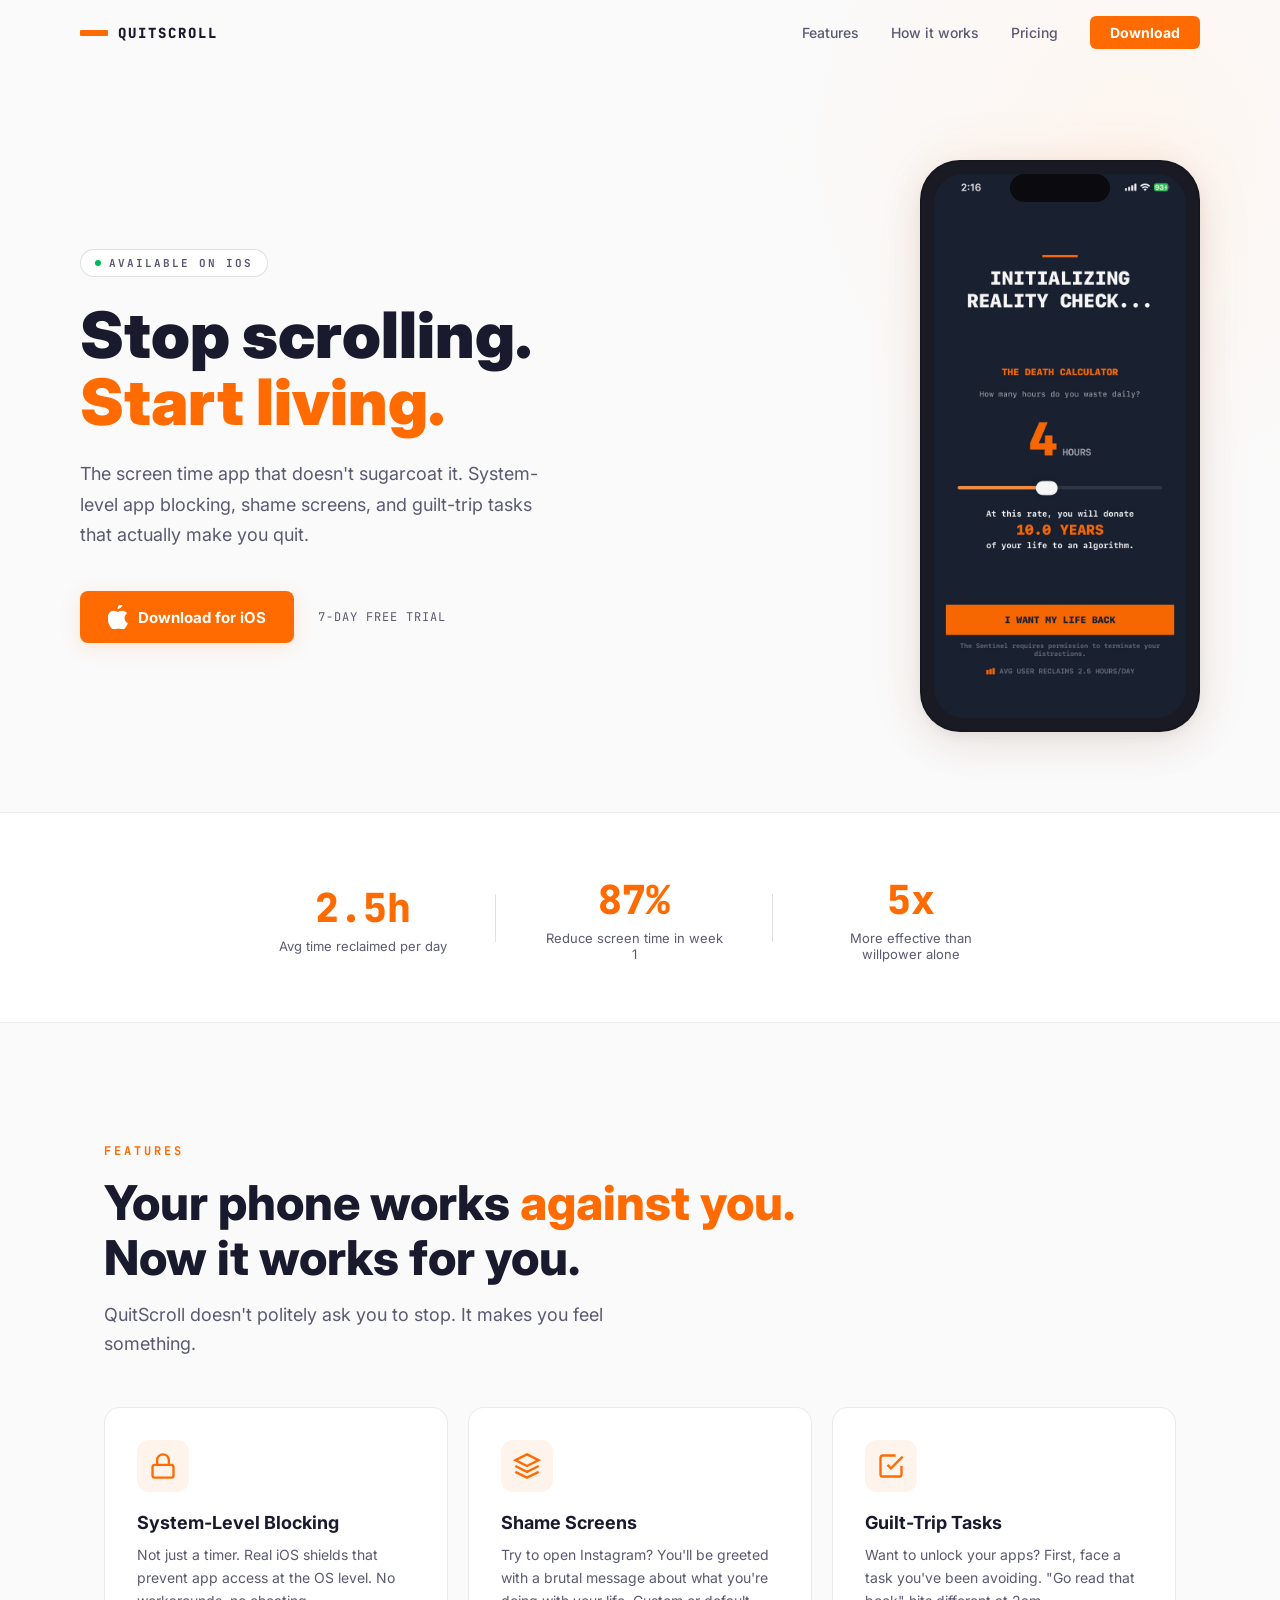
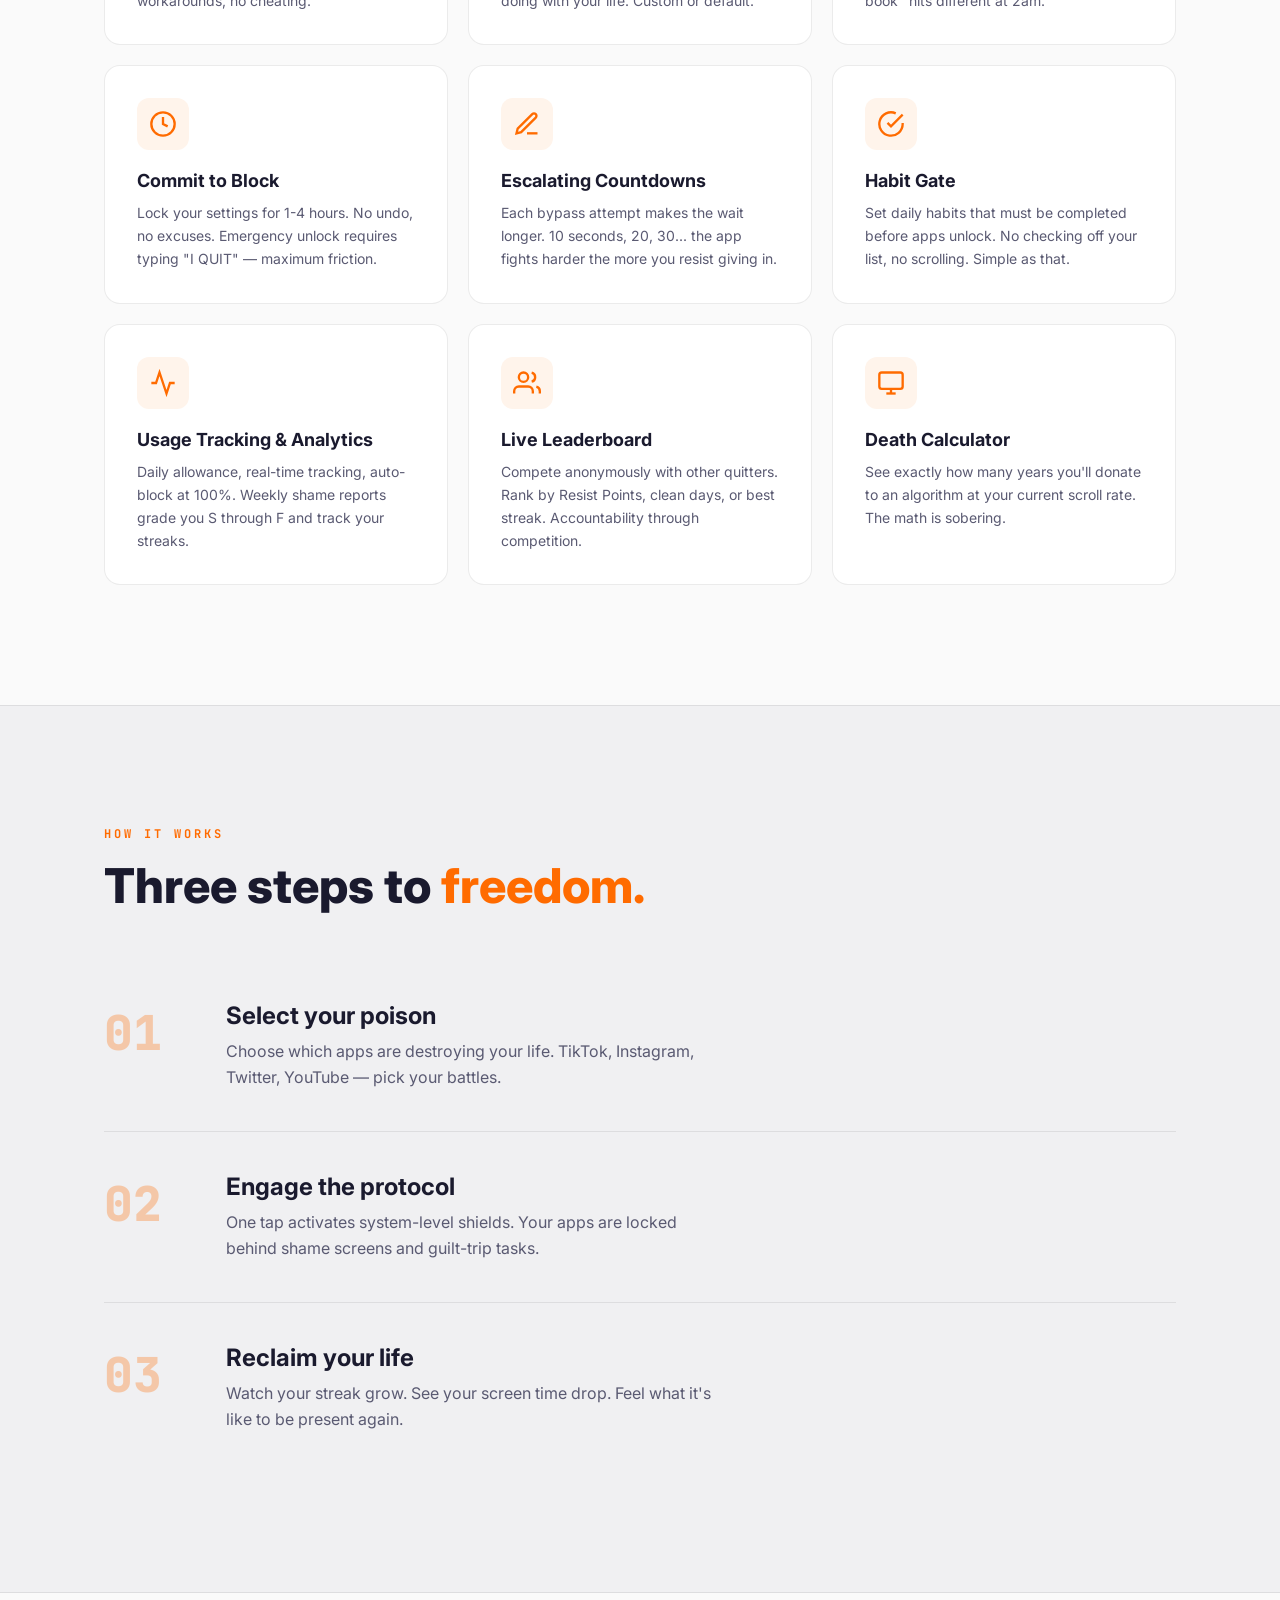
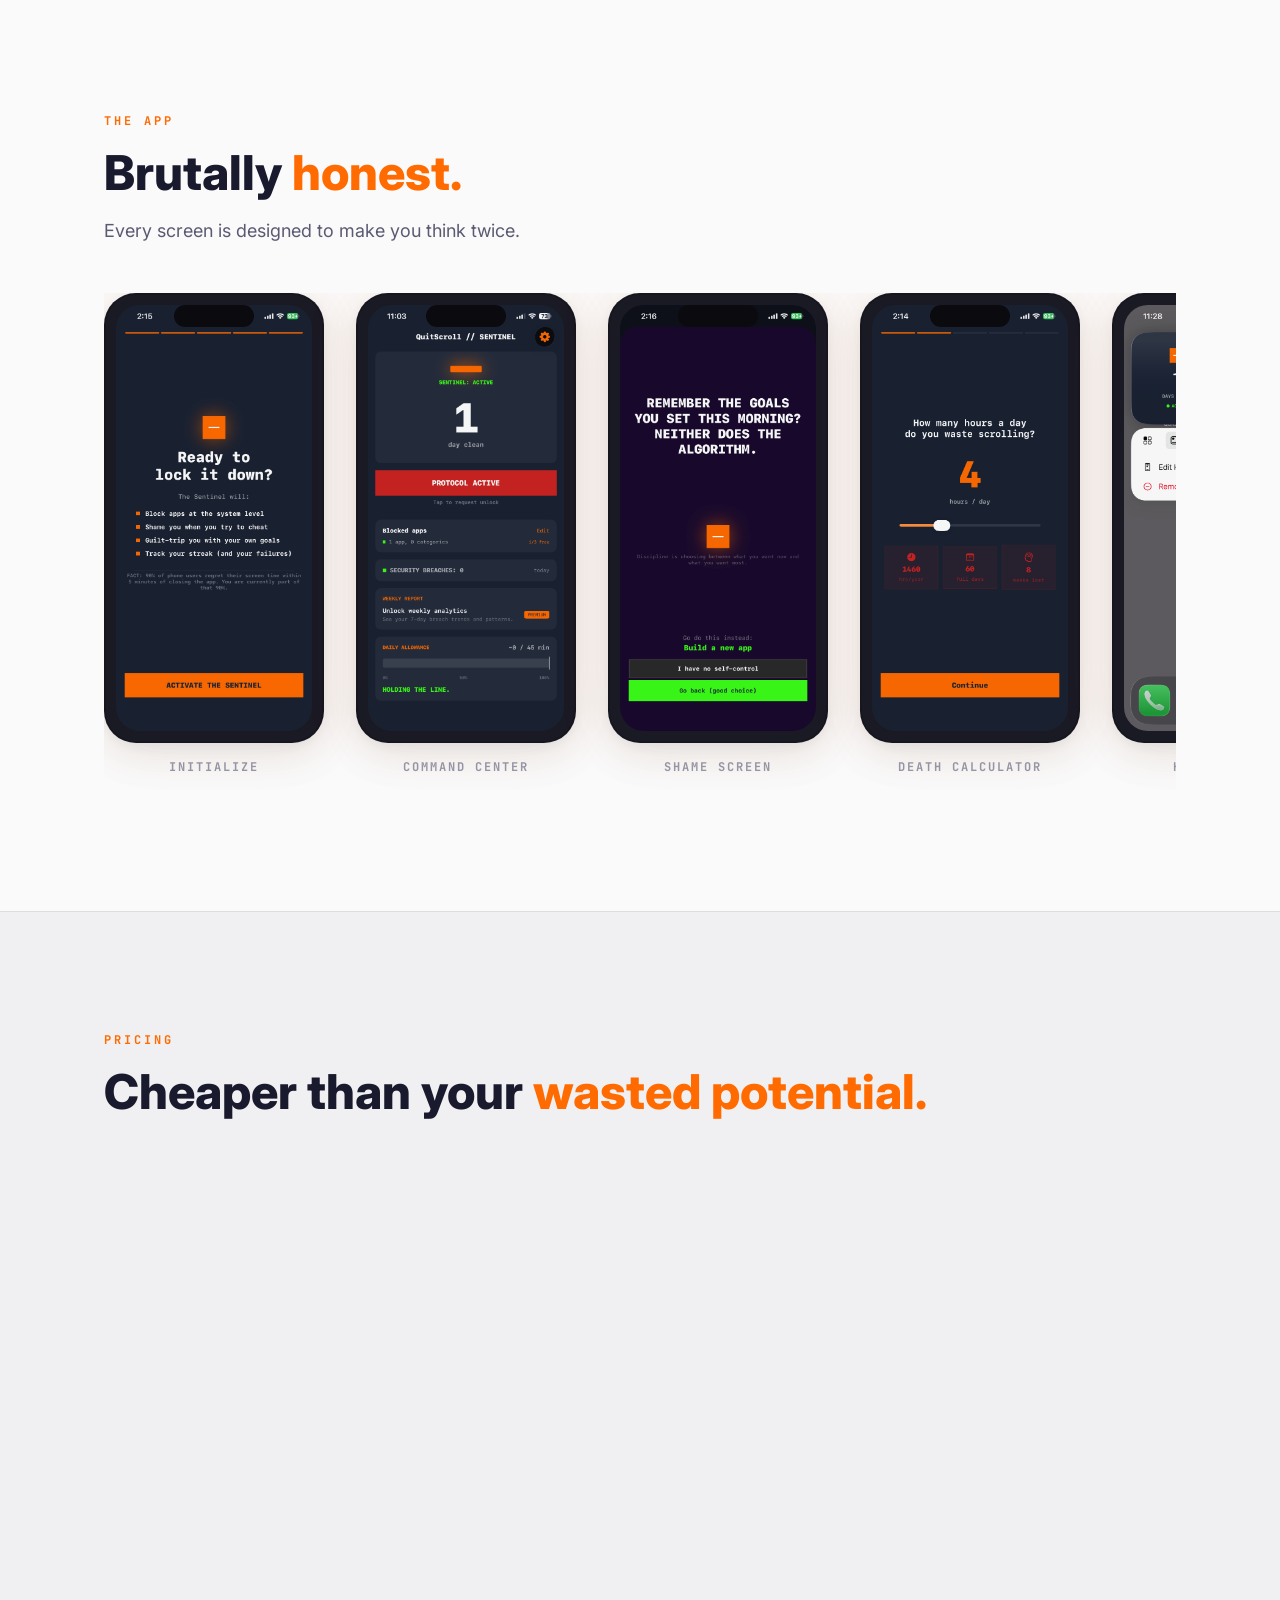
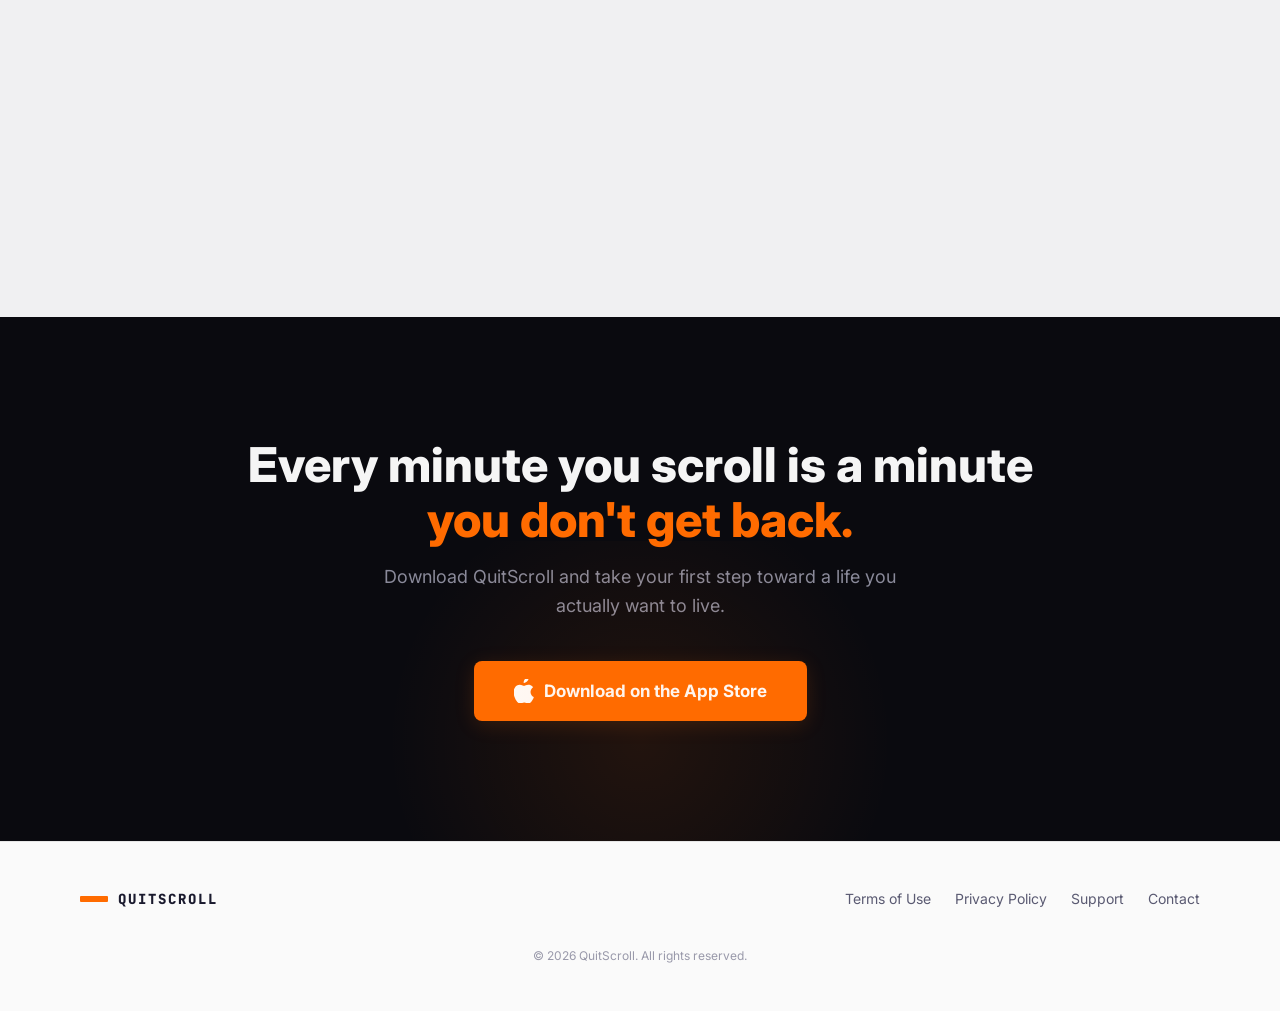
<file: index.html>
<!DOCTYPE html>
<html lang="en">
<head>
    <meta charset="UTF-8">
    <meta name="viewport" content="width=device-width, initial-scale=1.0">
    <title>QuitScroll — Stop Scrolling. Start Living.</title>
    <meta name="description" content="QuitScroll blocks addictive apps with brutal honesty. System-level blocking, shame screens, and guilt-trip tasks that actually work.">
    <meta property="og:title" content="QuitScroll — Stop Scrolling. Start Living.">
    <meta property="og:description" content="The screen time app that doesn't sugarcoat it. Block apps, face shame screens, and reclaim your life.">
    <meta property="og:type" content="website">
    <meta property="og:image" content="og-image.png">
    <link rel="icon" href="data:image/svg+xml,<svg xmlns='http://www.w3.org/2000/svg' viewBox='0 0 100 100'><rect rx='20' width='100' height='100' fill='%23FF6B00'/><rect x='20' y='44' width='60' height='12' rx='2' fill='%23FFFFFF'/></svg>">
    <link rel="preconnect" href="https://fonts.googleapis.com">
    <link rel="preconnect" href="https://fonts.gstatic.com" crossorigin>
    <link href="https://fonts.googleapis.com/css2?family=JetBrains+Mono:wght@400;500;700;800&family=Inter:wght@400;500;600;700;800;900&display=swap" rel="stylesheet">
    <link rel="stylesheet" href="style.css">
</head>
<body>

    <!-- NAV -->
    <nav class="nav">
        <div class="nav-inner">
            <a href="/" class="nav-logo">
                <span class="logo-bar"></span>
                <span class="logo-text">QUITSCROLL</span>
            </a>
            <div class="nav-links">
                <a href="#features">Features</a>
                <a href="#how-it-works">How it works</a>
                <a href="#pricing">Pricing</a>
                <a href="#download" class="nav-cta">Download</a>
            </div>
            <button class="nav-mobile-toggle" aria-label="Menu">
                <span></span><span></span><span></span>
            </button>
        </div>
    </nav>

    <!-- HERO -->
    <section class="hero">
        <div class="hero-glow"></div>
        <div class="hero-content">
            <div class="hero-text">
                <div class="hero-badge">
                    <span class="badge-dot"></span>
                    <span>AVAILABLE ON IOS</span>
                </div>
                <h1>Stop scrolling.<br><span class="text-orange">Start living.</span></h1>
                <p class="hero-sub">The screen time app that doesn't sugarcoat it. System-level app blocking, shame screens, and guilt-trip tasks that actually make you quit.</p>
                <div class="hero-actions">
                    <a href="#download" class="btn btn-primary">
                        <svg width="20" height="24" viewBox="0 0 20 24" fill="none"><path d="M16.52 12.88c-.03-3.12 2.55-4.62 2.67-4.7-1.45-2.12-3.72-2.41-4.52-2.45-1.93-.2-3.76 1.14-4.74 1.14-.98 0-2.49-1.11-4.1-1.08-2.11.03-4.05 1.23-5.14 3.12-2.19 3.8-.56 9.43 1.57 12.51 1.04 1.51 2.29 3.2 3.92 3.14 1.57-.06 2.17-1.02 4.07-1.02 1.9 0 2.44 1.02 4.11.99 1.69-.03 2.77-1.54 3.8-3.05 1.2-1.75 1.69-3.44 1.72-3.53-.04-.02-3.3-1.27-3.34-5.02z" fill="currentColor"/><path d="M13.38 2.12c.87-1.05 1.45-2.51 1.29-3.97-1.25.05-2.76.83-3.66 1.88-.8.93-1.51 2.42-1.32 3.85 1.39.11 2.81-.71 3.69-1.76z" fill="currentColor"/></svg>
                        Download for iOS
                    </a>
                    <span style="font-family:var(--font-mono);font-size:12px;color:var(--text-secondary);letter-spacing:1px;">7-DAY FREE TRIAL</span>
                </div>
            </div>
            <div class="hero-phone">
                <div class="phone-frame">
                    <div class="phone-screen">
                        <img src="screenshots/hero-dashboard.png" alt="QuitScroll Dashboard" onerror="this.parentElement.classList.add('placeholder')">
                        <div class="phone-placeholder">
                            <span class="logo-bar" style="width:40px;height:8px"></span>
                            <p>SCREENSHOT<br>GOES HERE</p>
                            <p class="small">Dashboard view<br>1290 x 2796px</p>
                        </div>
                    </div>
                </div>
            </div>
        </div>
    </section>

    <!-- STATS -->
    <section class="stats">
        <div class="stats-inner">
            <div class="stat">
                <span class="stat-number">2.5h</span>
                <span class="stat-label">Avg time reclaimed per day</span>
            </div>
            <div class="stat-divider"></div>
            <div class="stat">
                <span class="stat-number">87%</span>
                <span class="stat-label">Reduce screen time in week 1</span>
            </div>
            <div class="stat-divider"></div>
            <div class="stat">
                <span class="stat-number">5x</span>
                <span class="stat-label">More effective than willpower alone</span>
            </div>
        </div>
    </section>

    <!-- FEATURES -->
    <section id="features" class="features">
        <div class="section-inner">
            <span class="section-tag">FEATURES</span>
            <h2>Your phone works <span class="text-orange">against you.</span><br>Now it works for you.</h2>
            <p class="section-sub">QuitScroll doesn't politely ask you to stop. It makes you feel something.</p>

            <div class="feature-grid">
                <div class="feature-card">
                    <div class="feature-icon">
                        <svg width="28" height="28" viewBox="0 0 24 24" fill="none" stroke="currentColor" stroke-width="2"><rect x="3" y="11" width="18" height="11" rx="2" ry="2"/><path d="M7 11V7a5 5 0 0 1 10 0v4"/></svg>
                    </div>
                    <h3>System-Level Blocking</h3>
                    <p>Not just a timer. Real iOS shields that prevent app access at the OS level. No workarounds, no cheating.</p>
                </div>

                <div class="feature-card">
                    <div class="feature-icon">
                        <svg width="28" height="28" viewBox="0 0 24 24" fill="none" stroke="currentColor" stroke-width="2"><path d="M12 2L2 7l10 5 10-5-10-5z"/><path d="M2 17l10 5 10-5"/><path d="M2 12l10 5 10-5"/></svg>
                    </div>
                    <h3>Shame Screens</h3>
                    <p>Try to open Instagram? You'll be greeted with a brutal message about what you're doing with your life. Custom or default.</p>
                </div>

                <div class="feature-card">
                    <div class="feature-icon">
                        <svg width="28" height="28" viewBox="0 0 24 24" fill="none" stroke="currentColor" stroke-width="2"><path d="M9 11l3 3L22 4"/><path d="M21 12v7a2 2 0 0 1-2 2H5a2 2 0 0 1-2-2V5a2 2 0 0 1 2-2h11"/></svg>
                    </div>
                    <h3>Guilt-Trip Tasks</h3>
                    <p>Want to unlock your apps? First, face a task you've been avoiding. "Go read that book" hits different at 2am.</p>
                </div>

                <div class="feature-card">
                    <div class="feature-icon">
                        <svg width="28" height="28" viewBox="0 0 24 24" fill="none" stroke="currentColor" stroke-width="2"><circle cx="12" cy="12" r="10"/><polyline points="12 6 12 12 16 14"/></svg>
                    </div>
                    <h3>Commit to Block</h3>
                    <p>Lock your settings for 1-4 hours. No undo, no excuses. Emergency unlock requires typing "I QUIT" — maximum friction.</p>
                </div>

                <div class="feature-card">
                    <div class="feature-icon">
                        <svg width="28" height="28" viewBox="0 0 24 24" fill="none" stroke="currentColor" stroke-width="2"><path d="M12 20h9"/><path d="M16.5 3.5a2.121 2.121 0 0 1 3 3L7 19l-4 1 1-4L16.5 3.5z"/></svg>
                    </div>
                    <h3>Escalating Countdowns</h3>
                    <p>Each bypass attempt makes the wait longer. 10 seconds, 20, 30... the app fights harder the more you resist giving in.</p>
                </div>

                <div class="feature-card">
                    <div class="feature-icon">
                        <svg width="28" height="28" viewBox="0 0 24 24" fill="none" stroke="currentColor" stroke-width="2"><path d="M22 11.08V12a10 10 0 1 1-5.93-9.14"/><polyline points="22 4 12 14.01 9 11.01"/></svg>
                    </div>
                    <h3>Habit Gate</h3>
                    <p>Set daily habits that must be completed before apps unlock. No checking off your list, no scrolling. Simple as that.</p>
                </div>

                <div class="feature-card">
                    <div class="feature-icon">
                        <svg width="28" height="28" viewBox="0 0 24 24" fill="none" stroke="currentColor" stroke-width="2"><polyline points="22 12 18 12 15 21 9 3 6 12 2 12"/></svg>
                    </div>
                    <h3>Usage Tracking & Analytics</h3>
                    <p>Daily allowance, real-time tracking, auto-block at 100%. Weekly shame reports grade you S through F and track your streaks.</p>
                </div>

                <div class="feature-card">
                    <div class="feature-icon">
                        <svg width="28" height="28" viewBox="0 0 24 24" fill="none" stroke="currentColor" stroke-width="2"><path d="M17 21v-2a4 4 0 0 0-4-4H5a4 4 0 0 0-4 4v2"/><circle cx="9" cy="7" r="4"/><path d="M23 21v-2a4 4 0 0 0-3-3.87"/><path d="M16 3.13a4 4 0 0 1 0 7.75"/></svg>
                    </div>
                    <h3>Live Leaderboard</h3>
                    <p>Compete anonymously with other quitters. Rank by Resist Points, clean days, or best streak. Accountability through competition.</p>
                </div>

                <div class="feature-card">
                    <div class="feature-icon">
                        <svg width="28" height="28" viewBox="0 0 24 24" fill="none" stroke="currentColor" stroke-width="2"><rect x="2" y="3" width="20" height="14" rx="2" ry="2"/><line x1="8" y1="21" x2="16" y2="21"/><line x1="12" y1="17" x2="12" y2="21"/></svg>
                    </div>
                    <h3>Death Calculator</h3>
                    <p>See exactly how many years you'll donate to an algorithm at your current scroll rate. The math is sobering.</p>
                </div>
            </div>
        </div>
    </section>

    <!-- HOW IT WORKS -->
    <section id="how-it-works" class="how-it-works">
        <div class="section-inner">
            <span class="section-tag">HOW IT WORKS</span>
            <h2>Three steps to <span class="text-orange">freedom.</span></h2>

            <div class="steps">
                <div class="step">
                    <div class="step-number">01</div>
                    <div class="step-content">
                        <h3>Select your poison</h3>
                        <p>Choose which apps are destroying your life. TikTok, Instagram, Twitter, YouTube — pick your battles.</p>
                    </div>
                </div>
                <div class="step">
                    <div class="step-number">02</div>
                    <div class="step-content">
                        <h3>Engage the protocol</h3>
                        <p>One tap activates system-level shields. Your apps are locked behind shame screens and guilt-trip tasks.</p>
                    </div>
                </div>
                <div class="step">
                    <div class="step-number">03</div>
                    <div class="step-content">
                        <h3>Reclaim your life</h3>
                        <p>Watch your streak grow. See your screen time drop. Feel what it's like to be present again.</p>
                    </div>
                </div>
            </div>
        </div>
    </section>

    <!-- SCREENSHOTS -->
    <section class="screenshots">
        <div class="section-inner">
            <span class="section-tag">THE APP</span>
            <h2>Brutally <span class="text-orange">honest.</span></h2>
            <p class="section-sub">Every screen is designed to make you think twice.</p>

            <div class="screenshot-scroll">
                <div class="screenshot-item">
                    <div class="phone-frame phone-frame-sm">
                        <div class="phone-screen">
                            <img src="screenshots/screen-initial.png" alt="Dashboard" onerror="this.parentElement.classList.add('placeholder')">
                            <div class="phone-placeholder">
                                <p>Setup</p>
                                <p class="small">screenshot</p>
                            </div>
                        </div>
                    </div>
                    <span class="screenshot-label">Initialize</span>
                </div>
                <div class="screenshot-item">
                    <div class="phone-frame phone-frame-sm">
                        <div class="phone-screen">
                            <img src="screenshots/screen-dashboard.png" alt="Dashboard" onerror="this.parentElement.classList.add('placeholder')">
                            <div class="phone-placeholder">
                                <p>DASHBOARD</p>
                                <p class="small">screenshot</p>
                            </div>
                        </div>
                    </div>
                    <span class="screenshot-label">Command Center</span>
                </div>

                <div class="screenshot-item">
                    <div class="phone-frame phone-frame-sm">
                        <div class="phone-screen">
                            <img src="screenshots/screen-shield.png" alt="Shame Shield" onerror="this.parentElement.classList.add('placeholder')">
                            <div class="phone-placeholder">
                                <p>SHAME SHIELD</p>
                                <p class="small">screenshot</p>
                            </div>
                        </div>
                    </div>
                    <span class="screenshot-label">Shame Screen</span>
                </div>

                <div class="screenshot-item">
                    <div class="phone-frame phone-frame-sm">
                        <div class="phone-screen">
                            <img src="screenshots/screen-calculator.png" alt="Death Calculator" onerror="this.parentElement.classList.add('placeholder')">
                            <div class="phone-placeholder">
                                <p>DEATH CALC</p>
                                <p class="small">screenshot</p>
                            </div>
                        </div>
                    </div>
                    <span class="screenshot-label">Death Calculator</span>
                </div>

                <div class="screenshot-item">
                    <div class="phone-frame phone-frame-sm">
                        <div class="phone-screen">
                            <img src="screenshots/screen-widget.png" alt="Widget" onerror="this.parentElement.classList.add('placeholder')">
                            <div class="phone-placeholder">
                                <p>WIDGET</p>
                                <p class="small">screenshot</p>
                            </div>
                        </div>
                    </div>
                    <span class="screenshot-label">Home Widget</span>
                </div>
            </div>
        </div>
    </section>

    <!-- PRICING -->
    <section id="pricing" class="pricing">
        <div class="section-inner">
            <span class="section-tag">PRICING</span>
            <h2>Cheaper than your <span class="text-orange">wasted potential.</span></h2>

            <div class="pricing-grid">
                <div class="pricing-card">
                    <h3>Free</h3>
                    <div class="pricing-price">$0</div>
                    <ul>
                        <li>Block up to 3 apps</li>
                        <li>Default shame messages</li>
                        <li>Daily allowance tracking</li>
                        <li>Streak tracking</li>
                        <li>Threshold notifications</li>
                    </ul>
                    <a href="#download" class="btn btn-secondary">Get Started</a>
                </div>

                <div class="pricing-card pricing-card-featured">
                    <div class="pricing-badge">BEST VALUE</div>
                    <h3>Yearly</h3>
                    <div class="pricing-price">$79.99<span>/year</span></div>
                    <ul>
                        <li>Unlimited app blocking</li>
                        <li>Custom shame messages</li>
                        <li>Auto-block when allowance exceeded</li>
                        <li>Commit to Block mode</li>
                        <li>Habit Gate</li>
                        <li>Weekly shame reports</li>
                        <li>Live leaderboard</li>
                        <li>Focus schedule</li>
                        <li>Guilt-trip tasks</li>
                        <li>7-day free trial</li>
                    </ul>
                    <a href="#download" class="btn btn-primary">Start Free Trial</a>
                </div>

                <div class="pricing-card">
                    <h3>Monthly</h3>
                    <div class="pricing-price">$7.99<span>/mo</span></div>
                    <ul>
                        <li>Everything in Premium</li>
                        <li>Cancel anytime</li>
                        <li>7-day free trial</li>
                    </ul>
                    <a href="#download" class="btn btn-secondary">Start Free Trial</a>
                </div>

                <div class="pricing-card">
                    <h3>Lifetime</h3>
                    <div class="pricing-price">$99.99</div>
                    <div class="pricing-save">One-time purchase</div>
                    <ul>
                        <li>Everything in Premium</li>
                        <li>Pay once, own forever</li>
                        <li>All future updates</li>
                    </ul>
                    <a href="#download" class="btn btn-secondary">Buy Lifetime</a>
                </div>
            </div>
        </div>
    </section>

    <!-- CTA -->
    <section id="download" class="cta">
        <div class="cta-glow"></div>
        <div class="section-inner">
            <h2>Every minute you scroll is a minute<br><span class="text-orange">you don't get back.</span></h2>
            <p class="section-sub">Download QuitScroll and take your first step toward a life you actually want to live.</p>
            <a href="https://apps.apple.com/us/app/scrollreset/id6759470188" class="btn btn-primary btn-lg" target="_blank" rel="noopener">
                <svg width="20" height="24" viewBox="0 0 20 24" fill="none"><path d="M16.52 12.88c-.03-3.12 2.55-4.62 2.67-4.7-1.45-2.12-3.72-2.41-4.52-2.45-1.93-.2-3.76 1.14-4.74 1.14-.98 0-2.49-1.11-4.1-1.08-2.11.03-4.05 1.23-5.14 3.12-2.19 3.8-.56 9.43 1.57 12.51 1.04 1.51 2.29 3.2 3.92 3.14 1.57-.06 2.17-1.02 4.07-1.02 1.9 0 2.44 1.02 4.11.99 1.69-.03 2.77-1.54 3.8-3.05 1.2-1.75 1.69-3.44 1.72-3.53-.04-.02-3.3-1.27-3.34-5.02z" fill="currentColor"/><path d="M13.38 2.12c.87-1.05 1.45-2.51 1.29-3.97-1.25.05-2.76.83-3.66 1.88-.8.93-1.51 2.42-1.32 3.85 1.39.11 2.81-.71 3.69-1.76z" fill="currentColor"/></svg>
                Download on the App Store
            </a>
        </div>
    </section>

    <!-- FOOTER -->
    <footer class="footer">
        <div class="footer-inner">
            <div class="footer-brand">
                <span class="logo-bar"></span>
                <span class="logo-text">QUITSCROLL</span>
            </div>
            <div class="footer-links">
                <a href="terms.html">Terms of Use</a>
                <a href="privacy.html">Privacy Policy</a>
                <a href="support.html">Support</a>
                <a href="mailto:rrruco@gmail.com">Contact</a>
            </div>
            <p class="footer-copy">&copy; 2026 QuitScroll. All rights reserved.</p>
        </div>
    </footer>

    <script>
        // Mobile menu toggle
        const toggle = document.querySelector('.nav-mobile-toggle');
        const links = document.querySelector('.nav-links');
        toggle?.addEventListener('click', () => {
            links.classList.toggle('open');
            toggle.classList.toggle('open');
        });

        // Smooth scroll
        document.querySelectorAll('a[href^="#"]').forEach(a => {
            a.addEventListener('click', e => {
                e.preventDefault();
                const target = document.querySelector(a.getAttribute('href'));
                if (target) {
                    target.scrollIntoView({ behavior: 'smooth', block: 'start' });
                    links.classList.remove('open');
                    toggle.classList.remove('open');
                }
            });
        });

        // Nav background on scroll
        window.addEventListener('scroll', () => {
            document.querySelector('.nav').classList.toggle('scrolled', window.scrollY > 50);
        });

        // Animate on scroll
        const observer = new IntersectionObserver((entries) => {
            entries.forEach(e => { if (e.isIntersecting) e.target.classList.add('visible'); });
        }, { threshold: 0.2 });
        document.querySelectorAll('.stat, .feature-card, .step, .pricing-card').forEach(el => observer.observe(el));
    </script>
</body>
</html>
</file>
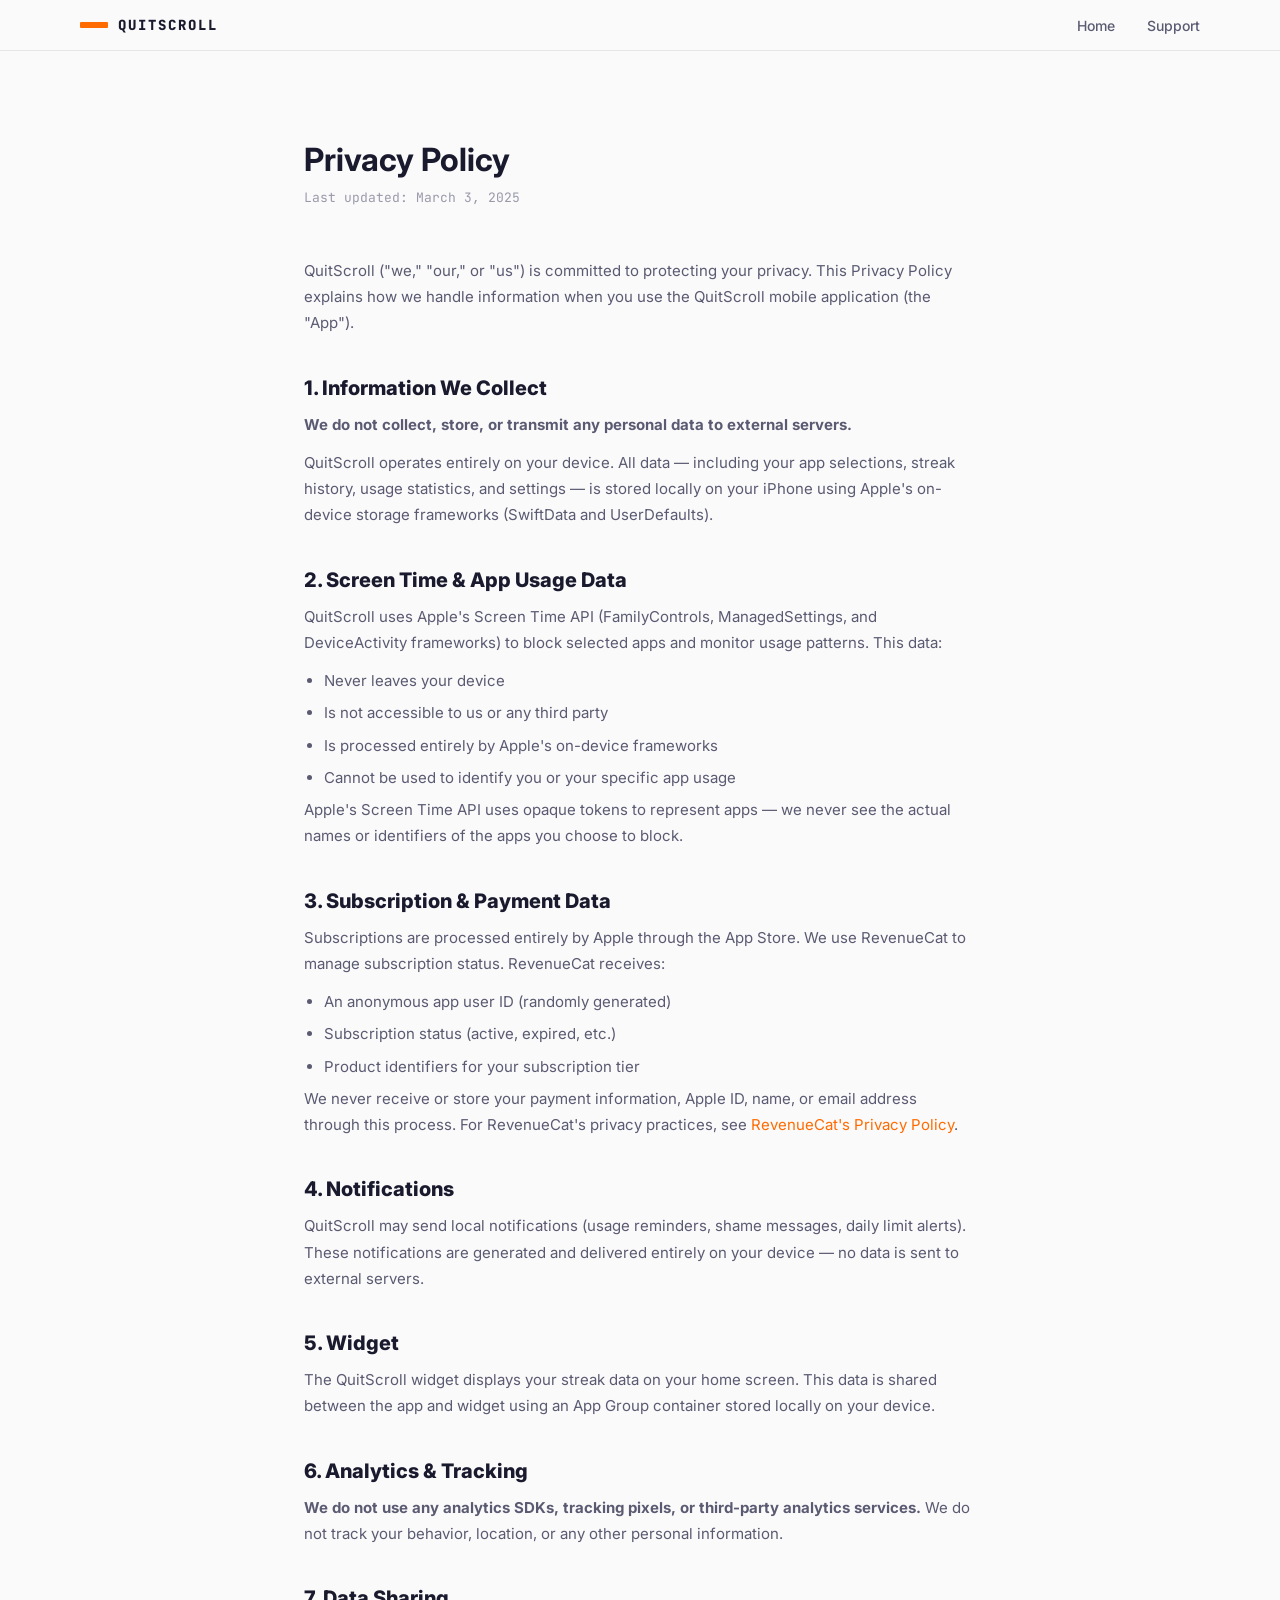
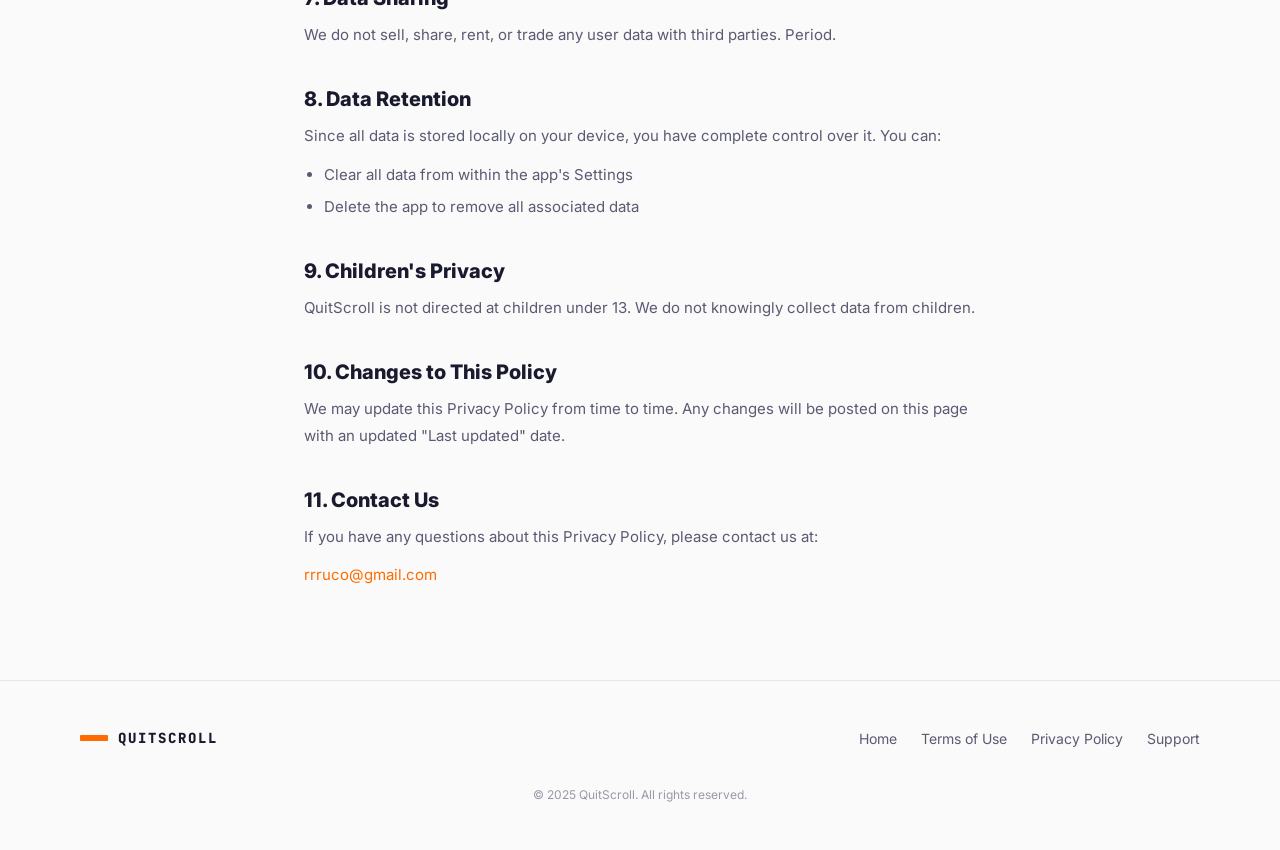
<file: privacy.html>
<!DOCTYPE html>
<html lang="en">
<head>
    <meta charset="UTF-8">
    <meta name="viewport" content="width=device-width, initial-scale=1.0">
    <title>Privacy Policy — QuitScroll</title>
    <link rel="icon" type="image/png" href="favicon.png">
    <link rel="preconnect" href="https://fonts.googleapis.com">
    <link rel="preconnect" href="https://fonts.gstatic.com" crossorigin>
    <link href="https://fonts.googleapis.com/css2?family=JetBrains+Mono:wght@400;500;700;800&family=Inter:wght@400;500;600;700;800;900&display=swap" rel="stylesheet">
    <link rel="stylesheet" href="style.css">
    <style>
        .legal { padding: 140px 24px 80px; max-width: 720px; margin: 0 auto; }
        .legal h1 { font-size: 32px; margin-bottom: 8px; }
        .legal .updated { font-size: 13px; color: var(--text-tertiary); margin-bottom: 48px; font-family: var(--font-mono); }
        .legal h2 { font-size: 20px; margin-top: 40px; margin-bottom: 12px; }
        .legal p, .legal li { font-size: 15px; color: var(--text-secondary); line-height: 1.75; margin-bottom: 12px; }
        .legal ul { padding-left: 20px; list-style: disc; }
        .legal ul li { margin-bottom: 6px; }
        .legal a { color: var(--orange); }
    </style>
</head>
<body>
    <nav class="nav scrolled">
        <div class="nav-inner">
            <a href="/" class="nav-logo">
                <span class="logo-bar"></span>
                <span class="logo-text">QUITSCROLL</span>
            </a>
            <div class="nav-links">
                <a href="/">Home</a>
                <a href="support.html">Support</a>
            </div>
        </div>
    </nav>

    <div class="legal">
        <h1>Privacy Policy</h1>
        <p class="updated">Last updated: March 3, 2025</p>

        <p>QuitScroll ("we," "our," or "us") is committed to protecting your privacy. This Privacy Policy explains how we handle information when you use the QuitScroll mobile application (the "App").</p>

        <h2>1. Information We Collect</h2>
        <p><strong>We do not collect, store, or transmit any personal data to external servers.</strong></p>
        <p>QuitScroll operates entirely on your device. All data — including your app selections, streak history, usage statistics, and settings — is stored locally on your iPhone using Apple's on-device storage frameworks (SwiftData and UserDefaults).</p>

        <h2>2. Screen Time &amp; App Usage Data</h2>
        <p>QuitScroll uses Apple's Screen Time API (FamilyControls, ManagedSettings, and DeviceActivity frameworks) to block selected apps and monitor usage patterns. This data:</p>
        <ul>
            <li>Never leaves your device</li>
            <li>Is not accessible to us or any third party</li>
            <li>Is processed entirely by Apple's on-device frameworks</li>
            <li>Cannot be used to identify you or your specific app usage</li>
        </ul>
        <p>Apple's Screen Time API uses opaque tokens to represent apps — we never see the actual names or identifiers of the apps you choose to block.</p>

        <h2>3. Subscription &amp; Payment Data</h2>
        <p>Subscriptions are processed entirely by Apple through the App Store. We use RevenueCat to manage subscription status. RevenueCat receives:</p>
        <ul>
            <li>An anonymous app user ID (randomly generated)</li>
            <li>Subscription status (active, expired, etc.)</li>
            <li>Product identifiers for your subscription tier</li>
        </ul>
        <p>We never receive or store your payment information, Apple ID, name, or email address through this process. For RevenueCat's privacy practices, see <a href="https://www.revenuecat.com/privacy" target="_blank" rel="noopener">RevenueCat's Privacy Policy</a>.</p>

        <h2>4. Notifications</h2>
        <p>QuitScroll may send local notifications (usage reminders, shame messages, daily limit alerts). These notifications are generated and delivered entirely on your device — no data is sent to external servers.</p>

        <h2>5. Widget</h2>
        <p>The QuitScroll widget displays your streak data on your home screen. This data is shared between the app and widget using an App Group container stored locally on your device.</p>

        <h2>6. Analytics &amp; Tracking</h2>
        <p><strong>We do not use any analytics SDKs, tracking pixels, or third-party analytics services.</strong> We do not track your behavior, location, or any other personal information.</p>

        <h2>7. Data Sharing</h2>
        <p>We do not sell, share, rent, or trade any user data with third parties. Period.</p>

        <h2>8. Data Retention</h2>
        <p>Since all data is stored locally on your device, you have complete control over it. You can:</p>
        <ul>
            <li>Clear all data from within the app's Settings</li>
            <li>Delete the app to remove all associated data</li>
        </ul>

        <h2>9. Children's Privacy</h2>
        <p>QuitScroll is not directed at children under 13. We do not knowingly collect data from children.</p>

        <h2>10. Changes to This Policy</h2>
        <p>We may update this Privacy Policy from time to time. Any changes will be posted on this page with an updated "Last updated" date.</p>

        <h2>11. Contact Us</h2>
        <p>If you have any questions about this Privacy Policy, please contact us at:</p>
        <p><a href="mailto:rrruco@gmail.com">rrruco@gmail.com</a></p>
    </div>

    <footer class="footer">
        <div class="footer-inner">
            <div class="footer-brand">
                <span class="logo-bar"></span>
                <span class="logo-text">QUITSCROLL</span>
            </div>
            <div class="footer-links">
                <a href="/">Home</a>
                <a href="terms.html">Terms of Use</a>
                <a href="privacy.html">Privacy Policy</a>
                <a href="support.html">Support</a>
            </div>
            <p class="footer-copy">&copy; 2025 QuitScroll. All rights reserved.</p>
        </div>
    </footer>
</body>
</html>
</file>
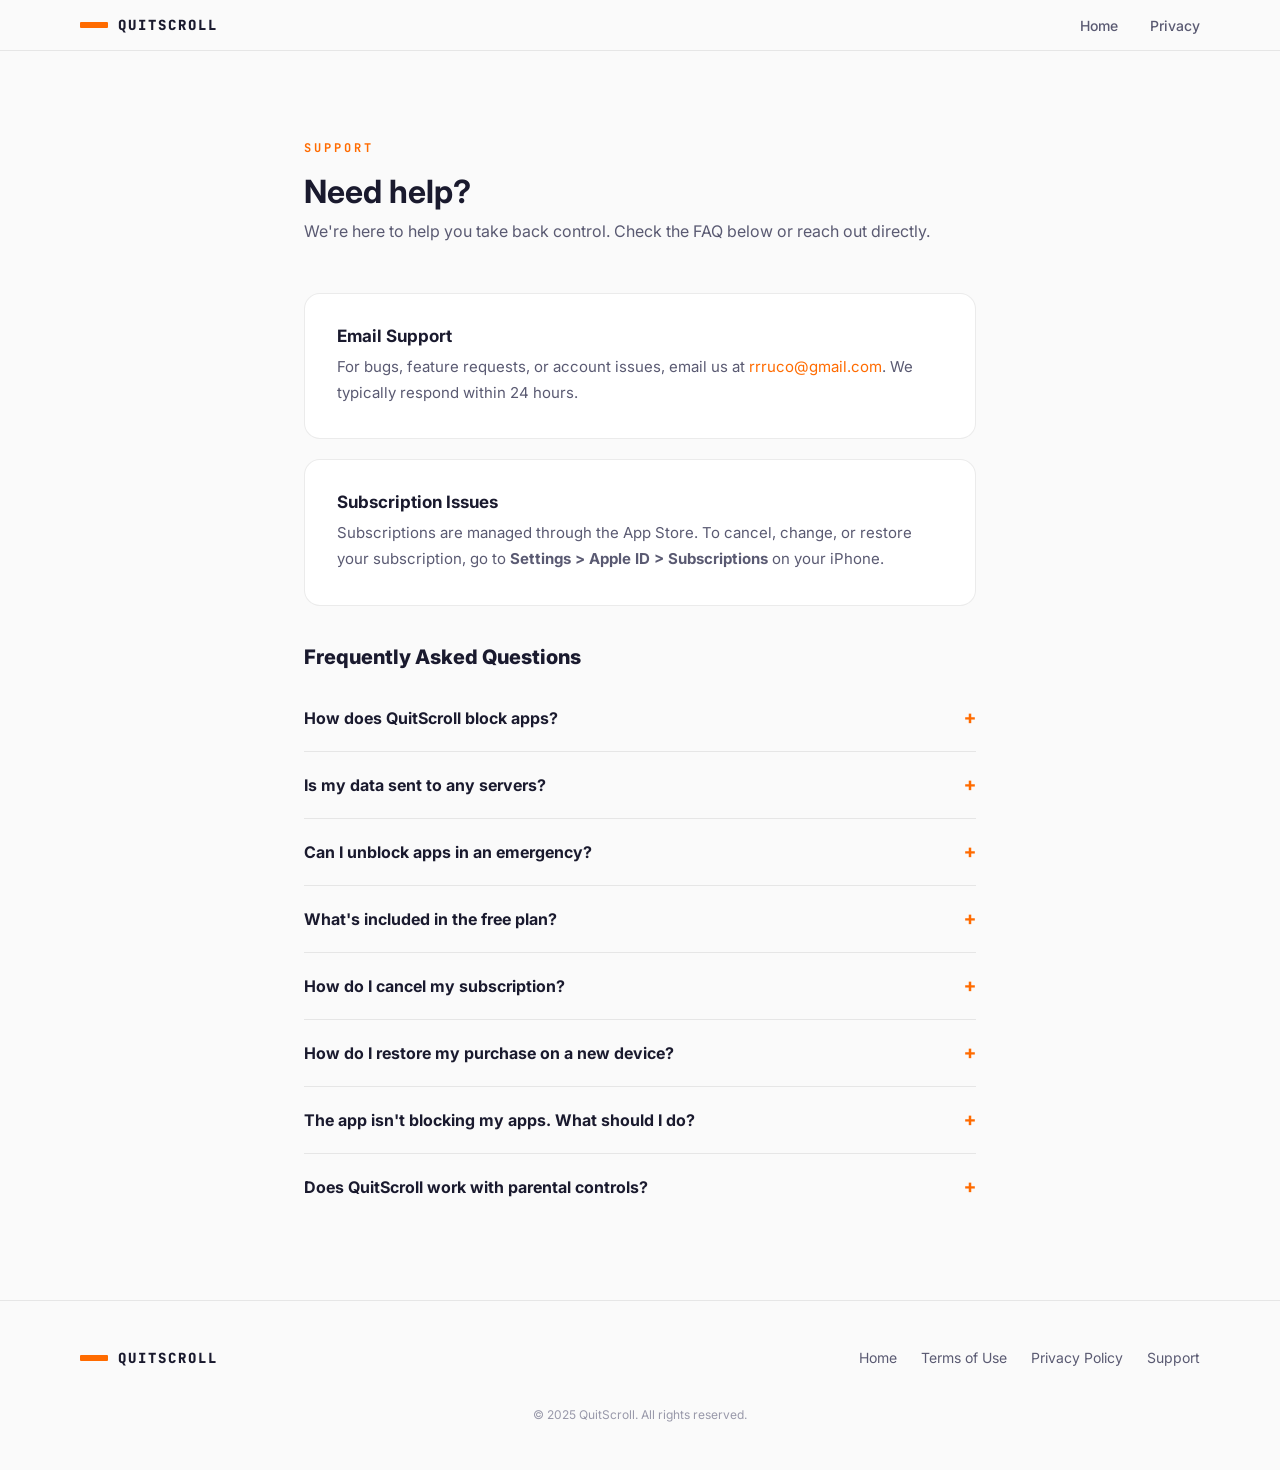
<file: support.html>
<!DOCTYPE html>
<html lang="en">
<head>
    <meta charset="UTF-8">
    <meta name="viewport" content="width=device-width, initial-scale=1.0">
    <title>Support — QuitScroll</title>
    <link rel="icon" type="image/png" href="favicon.png">
    <link rel="preconnect" href="https://fonts.googleapis.com">
    <link rel="preconnect" href="https://fonts.gstatic.com" crossorigin>
    <link href="https://fonts.googleapis.com/css2?family=JetBrains+Mono:wght@400;500;700;800&family=Inter:wght@400;500;600;700;800;900&display=swap" rel="stylesheet">
    <link rel="stylesheet" href="style.css">
    <style>
        .support { padding: 140px 24px 80px; max-width: 720px; margin: 0 auto; }
        .support h1 { font-size: 32px; margin-bottom: 8px; }
        .support .tagline { font-size: 16px; color: var(--text-secondary); margin-bottom: 48px; line-height: 1.6; }
        .support h2 { font-size: 20px; margin-top: 40px; margin-bottom: 16px; }
        .support p { font-size: 15px; color: var(--text-secondary); line-height: 1.75; margin-bottom: 12px; }
        .support a { color: var(--orange); }

        .contact-card {
            background: var(--bg-card);
            border: 1px solid var(--border);
            border-radius: 16px;
            padding: 32px;
            margin-bottom: 20px;
            transition: border-color .3s;
        }
        .contact-card:hover { border-color: rgba(255,107,0,0.3); }
        .contact-card h3 { font-size: 17px; margin-bottom: 8px; }
        .contact-card p { margin-bottom: 0; }

        .faq-item {
            border-bottom: 1px solid var(--border);
            padding: 20px 0;
        }
        .faq-item:last-child { border-bottom: none; }
        .faq-q {
            font-size: 16px;
            font-weight: 700;
            cursor: pointer;
            display: flex;
            justify-content: space-between;
            align-items: center;
            gap: 16px;
        }
        .faq-q::after {
            content: '+';
            font-family: var(--font-mono);
            font-size: 20px;
            color: var(--orange);
            flex-shrink: 0;
            transition: transform .3s;
        }
        .faq-item.open .faq-q::after { transform: rotate(45deg); }
        .faq-a {
            max-height: 0;
            overflow: hidden;
            transition: max-height .3s ease;
        }
        .faq-item.open .faq-a { max-height: 300px; }
        .faq-a p { padding-top: 12px; font-size: 14px; }
    </style>
</head>
<body>
    <nav class="nav scrolled">
        <div class="nav-inner">
            <a href="/" class="nav-logo">
                <span class="logo-bar"></span>
                <span class="logo-text">QUITSCROLL</span>
            </a>
            <div class="nav-links">
                <a href="/">Home</a>
                <a href="privacy.html">Privacy</a>
            </div>
        </div>
    </nav>

    <div class="support">
        <span class="section-tag">SUPPORT</span>
        <h1>Need help?</h1>
        <p class="tagline">We're here to help you take back control. Check the FAQ below or reach out directly.</p>

        <!-- CONTACT -->
        <div class="contact-card">
            <h3>Email Support</h3>
            <p>For bugs, feature requests, or account issues, email us at <a href="mailto:rrruco@gmail.com">rrruco@gmail.com</a>. We typically respond within 24 hours.</p>
        </div>

        <div class="contact-card">
            <h3>Subscription Issues</h3>
            <p>Subscriptions are managed through the App Store. To cancel, change, or restore your subscription, go to <strong>Settings &gt; Apple ID &gt; Subscriptions</strong> on your iPhone.</p>
        </div>

        <!-- FAQ -->
        <h2>Frequently Asked Questions</h2>

        <div class="faq-item">
            <div class="faq-q">How does QuitScroll block apps?</div>
            <div class="faq-a"><p>QuitScroll uses Apple's official Screen Time API (FamilyControls framework) to apply system-level shields to selected apps. This means apps are blocked at the iOS level — not with a simple overlay that can be dismissed.</p></div>
        </div>

        <div class="faq-item">
            <div class="faq-q">Is my data sent to any servers?</div>
            <div class="faq-a"><p>No. All your data stays on your device. We don't collect analytics, track usage, or store any personal information on external servers. See our <a href="privacy.html">Privacy Policy</a> for full details.</p></div>
        </div>

        <div class="faq-item">
            <div class="faq-q">Can I unblock apps in an emergency?</div>
            <div class="faq-a"><p>Yes. Tap "Protocol Active" on the home screen to start the unlock process. You'll face a shame countdown screen first — this friction is intentional to prevent impulsive unlocking. After the countdown, apps are unblocked for 5 minutes before re-engaging.</p></div>
        </div>

        <div class="faq-item">
            <div class="faq-q">What's included in the free plan?</div>
            <div class="faq-a"><p>Free users can block up to 3 apps, use default shame messages, and track their streak. Premium unlocks unlimited apps, custom shame messages, weekly analytics, focus scheduling, daily limits, and guilt-trip tasks.</p></div>
        </div>

        <div class="faq-item">
            <div class="faq-q">How do I cancel my subscription?</div>
            <div class="faq-a"><p>Open the Settings app on your iPhone, tap your name at the top, then tap Subscriptions. Find QuitScroll (listed as Reset Scroll) and tap Cancel Subscription. You'll keep access until the end of your current billing period.</p></div>
        </div>

        <div class="faq-item">
            <div class="faq-q">How do I restore my purchase on a new device?</div>
            <div class="faq-a"><p>Open QuitScroll, go to Settings, and tap "Restore purchases." Make sure you're signed in with the same Apple ID used for the original purchase.</p></div>
        </div>

        <div class="faq-item">
            <div class="faq-q">The app isn't blocking my apps. What should I do?</div>
            <div class="faq-a"><p>Make sure you've granted Screen Time permissions when prompted. Go to Settings &gt; Screen Time and ensure it's enabled. If issues persist, try removing and re-selecting your apps in QuitScroll, then tap "Engage Protocol" again.</p></div>
        </div>

        <div class="faq-item">
            <div class="faq-q">Does QuitScroll work with parental controls?</div>
            <div class="faq-a"><p>QuitScroll uses the same Screen Time framework as parental controls. If your device already has parental restrictions, there may be conflicts. QuitScroll is designed for self-directed use by adults.</p></div>
        </div>
    </div>

    <footer class="footer">
        <div class="footer-inner">
            <div class="footer-brand">
                <span class="logo-bar"></span>
                <span class="logo-text">QUITSCROLL</span>
            </div>
            <div class="footer-links">
                <a href="/">Home</a>
                <a href="terms.html">Terms of Use</a>
                <a href="privacy.html">Privacy Policy</a>
                <a href="support.html">Support</a>
            </div>
            <p class="footer-copy">&copy; 2025 QuitScroll. All rights reserved.</p>
        </div>
    </footer>

    <script>
        document.querySelectorAll('.faq-q').forEach(q => {
            q.addEventListener('click', () => {
                q.parentElement.classList.toggle('open');
            });
        });
    </script>
</body>
</html>
</file>
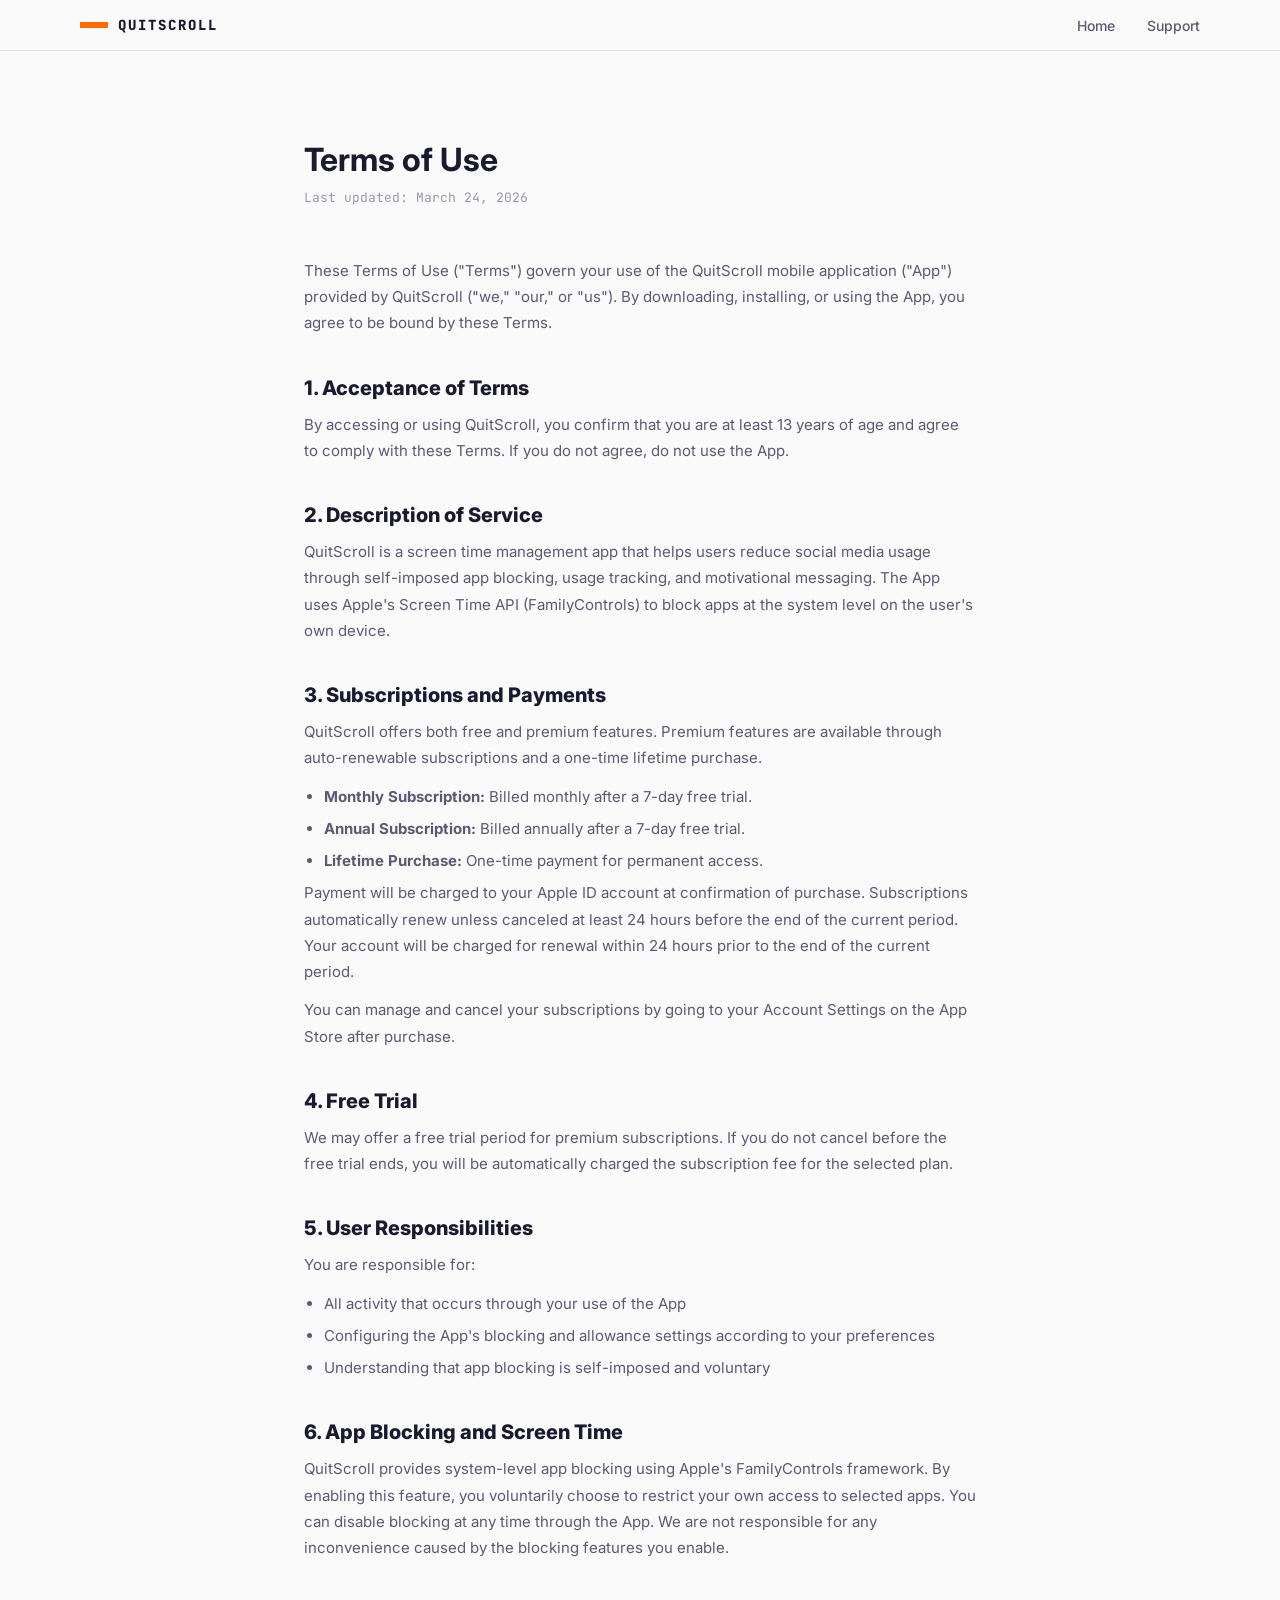
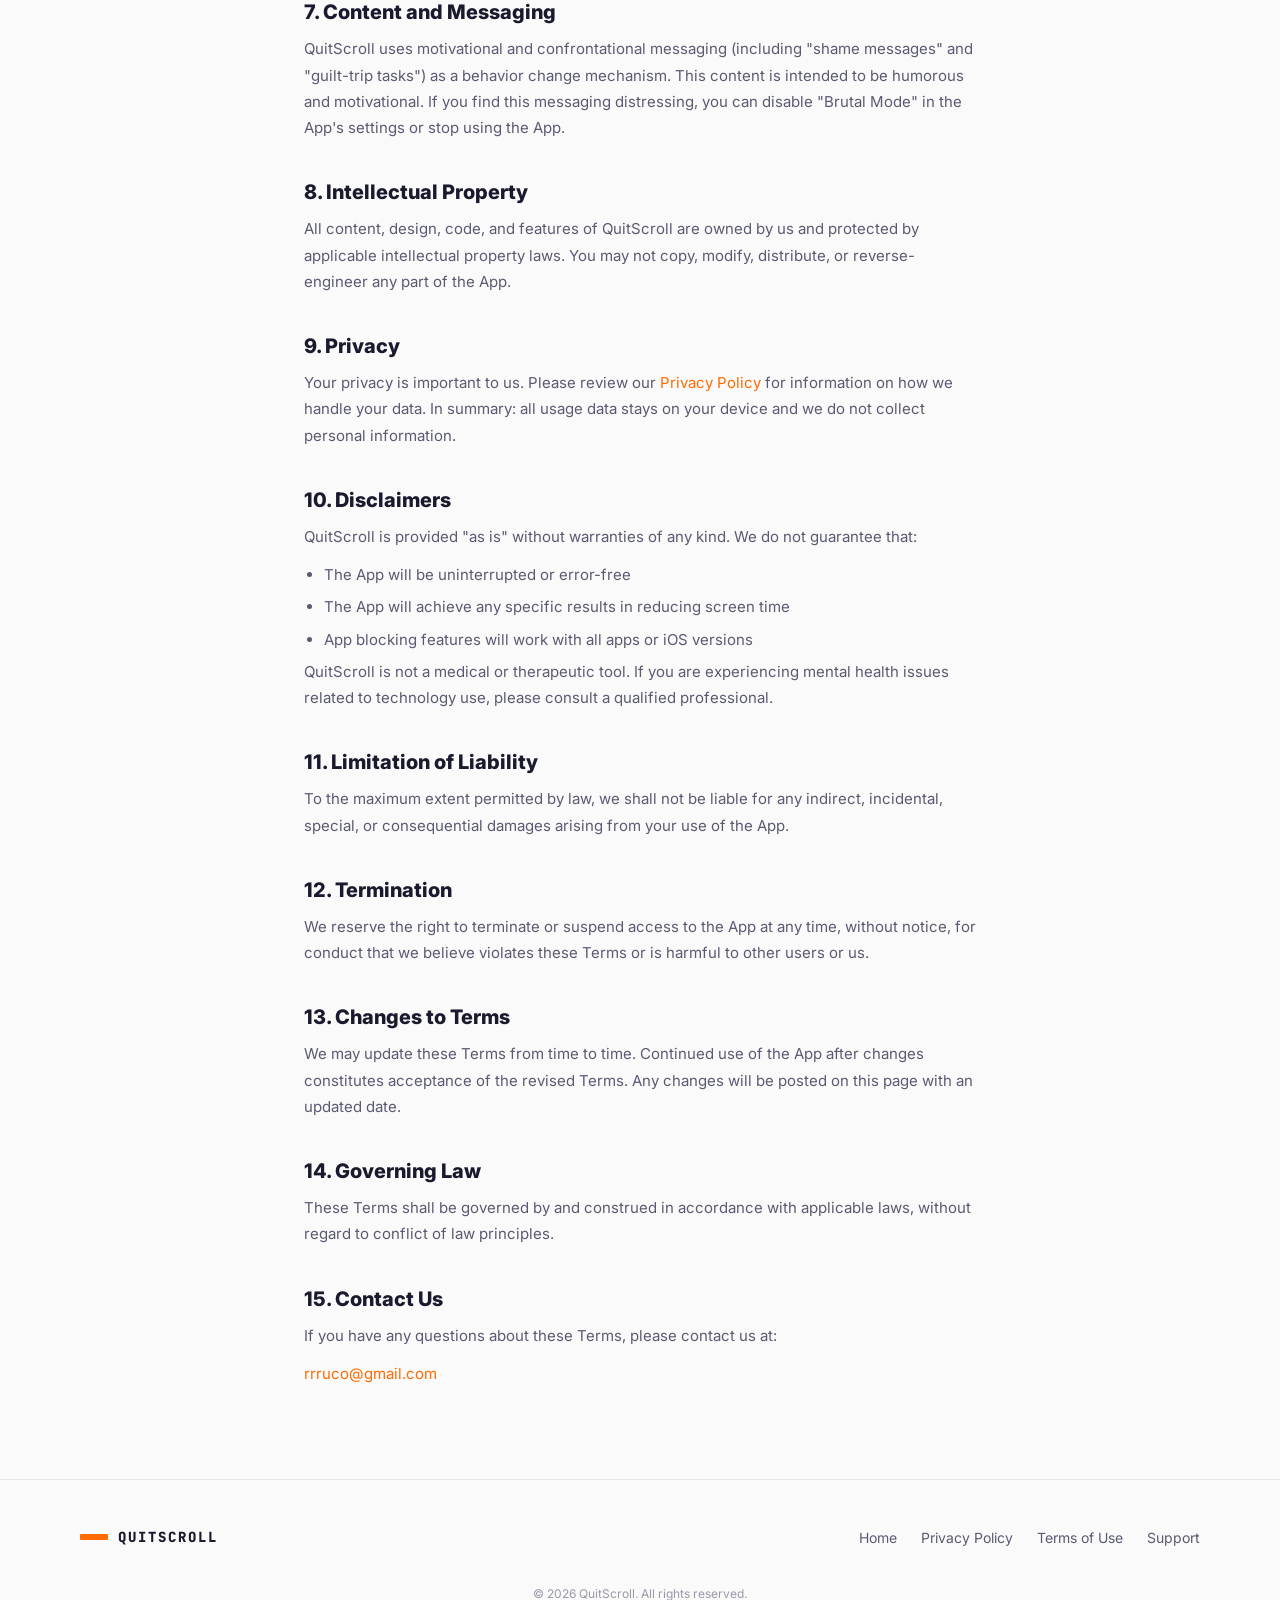
<file: terms.html>
<!DOCTYPE html>
<html lang="en">
<head>
    <meta charset="UTF-8">
    <meta name="viewport" content="width=device-width, initial-scale=1.0">
    <title>Terms of Use — QuitScroll</title>
    <link rel="icon" type="image/png" href="favicon.png">
    <link rel="preconnect" href="https://fonts.googleapis.com">
    <link rel="preconnect" href="https://fonts.gstatic.com" crossorigin>
    <link href="https://fonts.googleapis.com/css2?family=JetBrains+Mono:wght@400;500;700;800&family=Inter:wght@400;500;600;700;800;900&display=swap" rel="stylesheet">
    <link rel="stylesheet" href="style.css">
    <style>
        .legal { padding: 140px 24px 80px; max-width: 720px; margin: 0 auto; }
        .legal h1 { font-size: 32px; margin-bottom: 8px; }
        .legal .updated { font-size: 13px; color: var(--text-tertiary); margin-bottom: 48px; font-family: var(--font-mono); }
        .legal h2 { font-size: 20px; margin-top: 40px; margin-bottom: 12px; }
        .legal p, .legal li { font-size: 15px; color: var(--text-secondary); line-height: 1.75; margin-bottom: 12px; }
        .legal ul { padding-left: 20px; list-style: disc; }
        .legal ul li { margin-bottom: 6px; }
        .legal a { color: var(--orange); }
    </style>
</head>
<body>
    <nav class="nav scrolled">
        <div class="nav-inner">
            <a href="/" class="nav-logo">
                <span class="logo-bar"></span>
                <span class="logo-text">QUITSCROLL</span>
            </a>
            <div class="nav-links">
                <a href="/">Home</a>
                <a href="support.html">Support</a>
            </div>
        </div>
    </nav>

    <div class="legal">
        <h1>Terms of Use</h1>
        <p class="updated">Last updated: March 24, 2026</p>

        <p>These Terms of Use ("Terms") govern your use of the QuitScroll mobile application ("App") provided by QuitScroll ("we," "our," or "us"). By downloading, installing, or using the App, you agree to be bound by these Terms.</p>

        <h2>1. Acceptance of Terms</h2>
        <p>By accessing or using QuitScroll, you confirm that you are at least 13 years of age and agree to comply with these Terms. If you do not agree, do not use the App.</p>

        <h2>2. Description of Service</h2>
        <p>QuitScroll is a screen time management app that helps users reduce social media usage through self-imposed app blocking, usage tracking, and motivational messaging. The App uses Apple's Screen Time API (FamilyControls) to block apps at the system level on the user's own device.</p>

        <h2>3. Subscriptions and Payments</h2>
        <p>QuitScroll offers both free and premium features. Premium features are available through auto-renewable subscriptions and a one-time lifetime purchase.</p>
        <ul>
            <li><strong>Monthly Subscription:</strong> Billed monthly after a 7-day free trial.</li>
            <li><strong>Annual Subscription:</strong> Billed annually after a 7-day free trial.</li>
            <li><strong>Lifetime Purchase:</strong> One-time payment for permanent access.</li>
        </ul>
        <p>Payment will be charged to your Apple ID account at confirmation of purchase. Subscriptions automatically renew unless canceled at least 24 hours before the end of the current period. Your account will be charged for renewal within 24 hours prior to the end of the current period.</p>
        <p>You can manage and cancel your subscriptions by going to your Account Settings on the App Store after purchase.</p>

        <h2>4. Free Trial</h2>
        <p>We may offer a free trial period for premium subscriptions. If you do not cancel before the free trial ends, you will be automatically charged the subscription fee for the selected plan.</p>

        <h2>5. User Responsibilities</h2>
        <p>You are responsible for:</p>
        <ul>
            <li>All activity that occurs through your use of the App</li>
            <li>Configuring the App's blocking and allowance settings according to your preferences</li>
            <li>Understanding that app blocking is self-imposed and voluntary</li>
        </ul>

        <h2>6. App Blocking and Screen Time</h2>
        <p>QuitScroll provides system-level app blocking using Apple's FamilyControls framework. By enabling this feature, you voluntarily choose to restrict your own access to selected apps. You can disable blocking at any time through the App. We are not responsible for any inconvenience caused by the blocking features you enable.</p>

        <h2>7. Content and Messaging</h2>
        <p>QuitScroll uses motivational and confrontational messaging (including "shame messages" and "guilt-trip tasks") as a behavior change mechanism. This content is intended to be humorous and motivational. If you find this messaging distressing, you can disable "Brutal Mode" in the App's settings or stop using the App.</p>

        <h2>8. Intellectual Property</h2>
        <p>All content, design, code, and features of QuitScroll are owned by us and protected by applicable intellectual property laws. You may not copy, modify, distribute, or reverse-engineer any part of the App.</p>

        <h2>9. Privacy</h2>
        <p>Your privacy is important to us. Please review our <a href="privacy.html">Privacy Policy</a> for information on how we handle your data. In summary: all usage data stays on your device and we do not collect personal information.</p>

        <h2>10. Disclaimers</h2>
        <p>QuitScroll is provided "as is" without warranties of any kind. We do not guarantee that:</p>
        <ul>
            <li>The App will be uninterrupted or error-free</li>
            <li>The App will achieve any specific results in reducing screen time</li>
            <li>App blocking features will work with all apps or iOS versions</li>
        </ul>
        <p>QuitScroll is not a medical or therapeutic tool. If you are experiencing mental health issues related to technology use, please consult a qualified professional.</p>

        <h2>11. Limitation of Liability</h2>
        <p>To the maximum extent permitted by law, we shall not be liable for any indirect, incidental, special, or consequential damages arising from your use of the App.</p>

        <h2>12. Termination</h2>
        <p>We reserve the right to terminate or suspend access to the App at any time, without notice, for conduct that we believe violates these Terms or is harmful to other users or us.</p>

        <h2>13. Changes to Terms</h2>
        <p>We may update these Terms from time to time. Continued use of the App after changes constitutes acceptance of the revised Terms. Any changes will be posted on this page with an updated date.</p>

        <h2>14. Governing Law</h2>
        <p>These Terms shall be governed by and construed in accordance with applicable laws, without regard to conflict of law principles.</p>

        <h2>15. Contact Us</h2>
        <p>If you have any questions about these Terms, please contact us at:</p>
        <p><a href="mailto:rrruco@gmail.com">rrruco@gmail.com</a></p>
    </div>

    <footer class="footer">
        <div class="footer-inner">
            <div class="footer-brand">
                <span class="logo-bar"></span>
                <span class="logo-text">QUITSCROLL</span>
            </div>
            <div class="footer-links">
                <a href="/">Home</a>
                <a href="privacy.html">Privacy Policy</a>
                <a href="terms.html">Terms of Use</a>
                <a href="support.html">Support</a>
            </div>
            <p class="footer-copy">&copy; 2026 QuitScroll. All rights reserved.</p>
        </div>
    </footer>
</body>
</html>
</file>
<file: style.css>
/* =========================================
   QuitScroll Landing Page
   Light Sentinel Theme
   ========================================= */

:root {
    --bg: #FAFAFA;
    --bg-alt: #F0F0F2;
    --bg-card: #FFFFFF;
    --bg-card-hover: #FFFFFF;
    --orange: #FF6B00;
    --orange-soft: #FFF4EB;
    --orange-glow: rgba(255,107,0,0.15);
    --red: #FF3B30;
    --green: #00B85C;
    --navy: #0A0A0F;
    --text: #1A1A2E;
    --text-secondary: #5A5A72;
    --text-tertiary: #9999AA;
    --border: rgba(0,0,0,0.08);
    --border-strong: rgba(0,0,0,0.12);
    --font-mono: 'JetBrains Mono', monospace;
    --font-sans: 'Inter', -apple-system, sans-serif;
    --max-width: 1120px;
    --shadow-sm: 0 1px 3px rgba(0,0,0,0.06), 0 1px 2px rgba(0,0,0,0.04);
    --shadow-md: 0 4px 20px rgba(0,0,0,0.06), 0 2px 8px rgba(0,0,0,0.04);
    --shadow-lg: 0 12px 40px rgba(0,0,0,0.08), 0 4px 12px rgba(0,0,0,0.04);
}

*, *::before, *::after { box-sizing: border-box; margin: 0; padding: 0; }

html { scroll-behavior: smooth; }

body {
    font-family: var(--font-sans);
    background: var(--bg);
    color: var(--text);
    -webkit-font-smoothing: antialiased;
    overflow-x: hidden;
}

a { color: inherit; text-decoration: none; }
ul { list-style: none; }

.text-orange { color: var(--orange); }

.section-inner {
    max-width: var(--max-width);
    margin: 0 auto;
    padding: 0 24px;
}

.section-tag {
    font-family: var(--font-mono);
    font-size: 12px;
    font-weight: 700;
    letter-spacing: 3px;
    color: var(--orange);
    display: block;
    margin-bottom: 16px;
}

.section-sub {
    font-size: 18px;
    color: var(--text-secondary);
    max-width: 560px;
    line-height: 1.6;
}

h2 {
    font-size: clamp(32px, 5vw, 48px);
    font-weight: 800;
    line-height: 1.15;
    margin-bottom: 16px;
    color: var(--text);
}

/* ---- NAV ---- */

.nav {
    position: fixed;
    top: 0; left: 0; right: 0;
    z-index: 100;
    padding: 16px 24px;
    transition: background .3s, backdrop-filter .3s, box-shadow .3s;
}

.nav.scrolled {
    background: rgba(250,250,250,0.9);
    backdrop-filter: blur(20px);
    box-shadow: 0 1px 0 var(--border);
}

.nav-inner {
    max-width: var(--max-width);
    margin: 0 auto;
    display: flex;
    align-items: center;
    justify-content: space-between;
}

.nav-logo {
    display: flex;
    align-items: center;
    gap: 10px;
}

.logo-bar {
    display: inline-block;
    width: 28px;
    height: 6px;
    background: var(--orange);
    border-radius: 1px;
}

.logo-text {
    font-family: var(--font-mono);
    font-size: 14px;
    font-weight: 800;
    letter-spacing: 2px;
    color: var(--text);
}

.nav-links {
    display: flex;
    align-items: center;
    gap: 32px;
    font-size: 14px;
    font-weight: 500;
    color: var(--text-secondary);
}

.nav-links a:hover { color: var(--text); }

.nav-cta {
    background: var(--orange) !important;
    color: #fff !important;
    padding: 8px 20px;
    border-radius: 6px;
    font-weight: 700 !important;
    transition: transform .2s, box-shadow .2s;
}

.nav-cta:hover {
    transform: translateY(-1px);
    box-shadow: 0 4px 20px var(--orange-glow);
}

.nav-mobile-toggle {
    display: none;
    flex-direction: column;
    gap: 5px;
    background: none;
    border: none;
    cursor: pointer;
    padding: 4px;
}

.nav-mobile-toggle span {
    display: block;
    width: 24px;
    height: 2px;
    background: var(--text);
    transition: .3s;
}

.nav-mobile-toggle.open span:nth-child(1) { transform: rotate(45deg) translate(5px, 5px); }
.nav-mobile-toggle.open span:nth-child(2) { opacity: 0; }
.nav-mobile-toggle.open span:nth-child(3) { transform: rotate(-45deg) translate(5px, -5px); }

/* ---- BUTTONS ---- */

.btn {
    display: inline-flex;
    align-items: center;
    gap: 10px;
    padding: 14px 28px;
    font-size: 15px;
    font-weight: 700;
    border-radius: 8px;
    border: none;
    cursor: pointer;
    transition: transform .2s, box-shadow .2s;
}

.btn:hover { transform: translateY(-2px); }

.btn-primary {
    background: var(--orange);
    color: #fff;
    box-shadow: 0 4px 20px var(--orange-glow);
}

.btn-primary:hover {
    box-shadow: 0 8px 30px rgba(255,107,0,0.25);
}

.btn-secondary {
    background: var(--bg);
    color: var(--text);
    border: 1px solid var(--border-strong);
}

.btn-secondary:hover {
    background: var(--bg-alt);
    border-color: rgba(0,0,0,0.18);
}

.btn-lg { padding: 18px 40px; font-size: 17px; }

/* ---- HERO ---- */

.hero {
    position: relative;
    padding: 160px 24px 80px;
    overflow: hidden;
    background: var(--bg);
}

.hero-glow {
    position: absolute;
    width: 700px;
    height: 700px;
    top: -200px;
    right: -200px;
    background: radial-gradient(circle, var(--orange-soft) 0%, transparent 70%);
    pointer-events: none;
    opacity: 0.7;
}

.hero-content {
    max-width: var(--max-width);
    margin: 0 auto;
    display: flex;
    align-items: center;
    gap: 80px;
}

.hero-text { flex: 1; }

.hero-badge {
    display: inline-flex;
    align-items: center;
    gap: 8px;
    font-family: var(--font-mono);
    font-size: 11px;
    font-weight: 700;
    letter-spacing: 2px;
    color: var(--text-secondary);
    padding: 6px 14px;
    border: 1px solid var(--border-strong);
    border-radius: 20px;
    margin-bottom: 24px;
    background: var(--bg-card);
}

.badge-dot {
    width: 6px; height: 6px;
    background: var(--green);
    border-radius: 50%;
    animation: pulse 2s infinite;
}

@keyframes pulse {
    0%, 100% { opacity: 1; }
    50% { opacity: 0.4; }
}

.hero h1 {
    font-size: clamp(40px, 6vw, 64px);
    font-weight: 900;
    line-height: 1.05;
    margin-bottom: 24px;
    color: var(--text);
}

.hero-sub {
    font-size: 18px;
    color: var(--text-secondary);
    line-height: 1.7;
    max-width: 480px;
    margin-bottom: 40px;
}

.hero-actions {
    display: flex;
    align-items: center;
    gap: 24px;
    flex-wrap: wrap;
}

.hero-phone { flex-shrink: 0; }

/* ---- PHONE FRAME ---- */

.phone-frame {
    width: 280px;
    height: 572px;
    background: #1A1A24;
    border-radius: 40px;
    padding: 12px;
    border: 2px solid rgba(0,0,0,0.15);
    box-shadow: var(--shadow-lg), 0 0 60px rgba(255,107,0,0.08);
    position: relative;
}

.phone-frame::before {
    content: '';
    position: absolute;
    top: 12px;
    left: 50%;
    transform: translateX(-50%);
    width: 100px;
    height: 28px;
    background: #0A0A0F;
    border-radius: 20px;
    z-index: 2;
}

.phone-screen {
    width: 100%;
    height: 100%;
    border-radius: 30px;
    overflow: hidden;
    background: #0A0A0F;
    position: relative;
}

.phone-screen img {
    width: 100%;
    height: 100%;
    object-fit: cover;
}

.phone-placeholder {
    display: none;
    flex-direction: column;
    align-items: center;
    justify-content: center;
    gap: 12px;
    height: 100%;
    color: #55556A;
    font-family: var(--font-mono);
    font-size: 14px;
    font-weight: 700;
    text-align: center;
    letter-spacing: 2px;
}

.phone-placeholder .small {
    font-size: 10px;
    color: #55556A;
    opacity: 0.6;
    letter-spacing: 1px;
}

.phone-screen.placeholder .phone-placeholder { display: flex; }
.phone-screen.placeholder img { display: none; }

.phone-frame-sm {
    width: 220px;
    height: 450px;
    border-radius: 32px;
    padding: 10px;
}

.phone-frame-sm::before {
    width: 80px;
    height: 22px;
    top: 10px;
}

.phone-frame-sm .phone-screen { border-radius: 24px; }

/* ---- STATS ---- */

.stats {
    padding: 60px 24px;
    border-top: 1px solid var(--border);
    border-bottom: 1px solid var(--border);
    background: var(--bg-card);
}

.stats-inner {
    max-width: var(--max-width);
    margin: 0 auto;
    display: flex;
    align-items: center;
    justify-content: center;
    gap: 48px;
}

.stat {
    text-align: center;
    opacity: 0;
    transform: translateY(20px);
    transition: opacity .6s, transform .6s;
}

.stat.visible { opacity: 1; transform: translateY(0); }

.stat-number {
    display: block;
    font-family: var(--font-mono);
    font-size: 40px;
    font-weight: 800;
    color: var(--orange);
    margin-bottom: 4px;
}

.stat-label {
    font-size: 13px;
    color: var(--text-secondary);
    max-width: 180px;
    display: block;
}

.stat-divider {
    width: 1px;
    height: 48px;
    background: var(--border-strong);
}

/* ---- FEATURES ---- */

.features {
    padding: 120px 0;
    background: var(--bg);
}

.feature-grid {
    display: grid;
    grid-template-columns: repeat(3, 1fr);
    gap: 20px;
    margin-top: 48px;
}

.feature-card {
    background: var(--bg-card);
    border: 1px solid var(--border);
    border-radius: 16px;
    padding: 32px;
    transition: transform .3s, border-color .3s, box-shadow .3s;
    opacity: 0;
    transform: translateY(20px);
}

.feature-card.visible {
    opacity: 1;
    transform: translateY(0);
}

.feature-card:hover {
    transform: translateY(-4px);
    border-color: rgba(255,107,0,0.3);
    box-shadow: var(--shadow-md);
}

.feature-icon {
    width: 52px;
    height: 52px;
    display: flex;
    align-items: center;
    justify-content: center;
    background: var(--orange-soft);
    border-radius: 12px;
    color: var(--orange);
    margin-bottom: 20px;
}

.feature-card h3 {
    font-size: 18px;
    font-weight: 700;
    margin-bottom: 10px;
    color: var(--text);
}

.feature-card p {
    font-size: 14px;
    color: var(--text-secondary);
    line-height: 1.65;
}

/* ---- HOW IT WORKS ---- */

.how-it-works {
    padding: 120px 0;
    background: var(--bg-alt);
    border-top: 1px solid var(--border);
    border-bottom: 1px solid var(--border);
}

.steps {
    margin-top: 48px;
    display: flex;
    flex-direction: column;
    gap: 0;
}

.step {
    display: flex;
    align-items: flex-start;
    gap: 32px;
    padding: 40px 0;
    border-bottom: 1px solid var(--border);
    opacity: 0;
    transform: translateX(-20px);
    transition: opacity .6s, transform .6s;
}

.step.visible { opacity: 1; transform: translateX(0); }

.step:last-child { border-bottom: none; }

.step-number {
    font-family: var(--font-mono);
    font-size: 48px;
    font-weight: 800;
    color: var(--orange);
    opacity: 0.3;
    flex-shrink: 0;
    width: 90px;
}

.step-content h3 {
    font-size: 24px;
    font-weight: 700;
    margin-bottom: 8px;
    color: var(--text);
}

.step-content p {
    font-size: 16px;
    color: var(--text-secondary);
    line-height: 1.65;
    max-width: 500px;
}

/* ---- SCREENSHOTS ---- */

.screenshots {
    padding: 120px 0;
    background: var(--bg);
}

.screenshot-scroll {
    display: flex;
    gap: 32px;
    margin-top: 48px;
    overflow-x: auto;
    padding-bottom: 16px;
    scroll-snap-type: x mandatory;
    -webkit-overflow-scrolling: touch;
}

.screenshot-scroll::-webkit-scrollbar { height: 4px; }
.screenshot-scroll::-webkit-scrollbar-track { background: var(--border); border-radius: 2px; }
.screenshot-scroll::-webkit-scrollbar-thumb { background: var(--orange); border-radius: 2px; }

.screenshot-item {
    flex-shrink: 0;
    display: flex;
    flex-direction: column;
    align-items: center;
    gap: 16px;
    scroll-snap-align: start;
}

.screenshot-label {
    font-family: var(--font-mono);
    font-size: 12px;
    font-weight: 700;
    color: var(--text-tertiary);
    letter-spacing: 2px;
    text-transform: uppercase;
}

/* ---- PRICING ---- */

.pricing {
    padding: 120px 0;
    background: var(--bg-alt);
    border-top: 1px solid var(--border);
}

.pricing-grid {
    display: grid;
    grid-template-columns: repeat(4, 1fr);
    gap: 20px;
    margin-top: 48px;
    align-items: start;
}

.pricing-card {
    background: var(--bg-card);
    border: 1px solid var(--border);
    border-radius: 16px;
    padding: 36px 28px;
    text-align: center;
    position: relative;
    opacity: 0;
    transform: translateY(20px);
    transition: opacity .6s, transform .6s;
    box-shadow: var(--shadow-sm);
}

.pricing-card.visible { opacity: 1; transform: translateY(0); }

.pricing-card-featured {
    border-color: var(--orange);
    background: var(--bg-card);
    box-shadow: 0 0 0 1px var(--orange), var(--shadow-md);
}

.pricing-badge {
    position: absolute;
    top: -12px;
    left: 50%;
    transform: translateX(-50%);
    font-family: var(--font-mono);
    font-size: 10px;
    font-weight: 800;
    letter-spacing: 2px;
    background: var(--orange);
    color: #fff;
    padding: 4px 16px;
    border-radius: 4px;
}

.pricing-card h3 {
    font-size: 20px;
    font-weight: 700;
    margin-bottom: 8px;
    color: var(--text);
}

.pricing-price {
    font-family: var(--font-mono);
    font-size: 42px;
    font-weight: 800;
    margin-bottom: 8px;
    color: var(--text);
}

.pricing-price span {
    font-size: 16px;
    color: var(--text-secondary);
    font-weight: 500;
}

.pricing-save {
    font-size: 13px;
    color: var(--green);
    font-weight: 600;
    margin-bottom: 8px;
}

.pricing-card ul {
    text-align: left;
    padding: 24px 0;
    border-top: 1px solid var(--border);
    margin-top: 16px;
}

.pricing-card li {
    font-size: 14px;
    color: var(--text-secondary);
    padding: 8px 0;
    padding-left: 20px;
    position: relative;
}

.pricing-card li::before {
    content: '';
    position: absolute;
    left: 0;
    top: 14px;
    width: 6px;
    height: 6px;
    background: var(--orange);
    border-radius: 1px;
}

.pricing-card-featured li::before {
    background: var(--orange);
}

.pricing-card .btn {
    width: 100%;
    justify-content: center;
    margin-top: 8px;
}

/* ---- CTA ---- */

.cta {
    position: relative;
    padding: 120px 0;
    text-align: center;
    overflow: hidden;
    background: var(--navy);
    color: #F5F5F5;
}

.cta h2 {
    color: #F5F5F5;
}

.cta-glow {
    position: absolute;
    width: 600px;
    height: 400px;
    bottom: -100px;
    left: 50%;
    transform: translateX(-50%);
    background: radial-gradient(circle, rgba(255,107,0,0.2) 0%, transparent 70%);
    pointer-events: none;
    opacity: 0.5;
}

.cta .section-sub {
    margin: 0 auto 40px;
    text-align: center;
    color: #8A8A9A;
}

.cta .btn { margin: 0 auto; }

.cta .btn-primary {
    color: #fff;
}

/* ---- FOOTER ---- */

.footer {
    padding: 48px 24px;
    border-top: 1px solid var(--border);
    background: var(--bg);
}

.footer-inner {
    max-width: var(--max-width);
    margin: 0 auto;
    display: flex;
    align-items: center;
    justify-content: space-between;
    flex-wrap: wrap;
    gap: 16px;
}

.footer-brand {
    display: flex;
    align-items: center;
    gap: 10px;
}

.footer-links {
    display: flex;
    gap: 24px;
    font-size: 14px;
    color: var(--text-secondary);
}

.footer-links a:hover { color: var(--text); }

.footer-copy {
    width: 100%;
    text-align: center;
    font-size: 12px;
    color: var(--text-tertiary);
    margin-top: 24px;
}

/* ---- RESPONSIVE ---- */

@media (max-width: 900px) {
    .hero-content { flex-direction: column; gap: 48px; text-align: center; }
    .hero-sub { margin: 0 auto 40px; }
    .hero-actions { justify-content: center; }
    .feature-grid { grid-template-columns: repeat(2, 1fr); }
    .pricing-grid { grid-template-columns: repeat(2, 1fr); max-width: 700px; margin-left: auto; margin-right: auto; }
    .stats-inner { flex-direction: column; gap: 32px; }
    .stat-divider { width: 48px; height: 1px; }
}

@media (max-width: 640px) {
    .nav-links {
        display: none;
        position: absolute;
        top: 60px;
        left: 0;
        right: 0;
        flex-direction: column;
        background: rgba(250,250,250,0.95);
        backdrop-filter: blur(20px);
        padding: 24px;
        gap: 20px;
        border-bottom: 1px solid var(--border);
    }
    .nav-links.open { display: flex; }
    .nav-mobile-toggle { display: flex; }
    .feature-grid { grid-template-columns: 1fr; }
    .pricing-grid { grid-template-columns: 1fr; max-width: 400px; }
    .hero { padding: 120px 24px 60px; }
    .hero h1 { font-size: 36px; }
    .step { flex-direction: column; gap: 8px; }
    .step-number { font-size: 32px; width: auto; }
    .screenshot-scroll { gap: 20px; }
    .phone-frame { width: 240px; height: 490px; border-radius: 34px; }
    .phone-frame-sm { width: 180px; height: 370px; }
    .footer-inner { flex-direction: column; text-align: center; }
}
</file>
